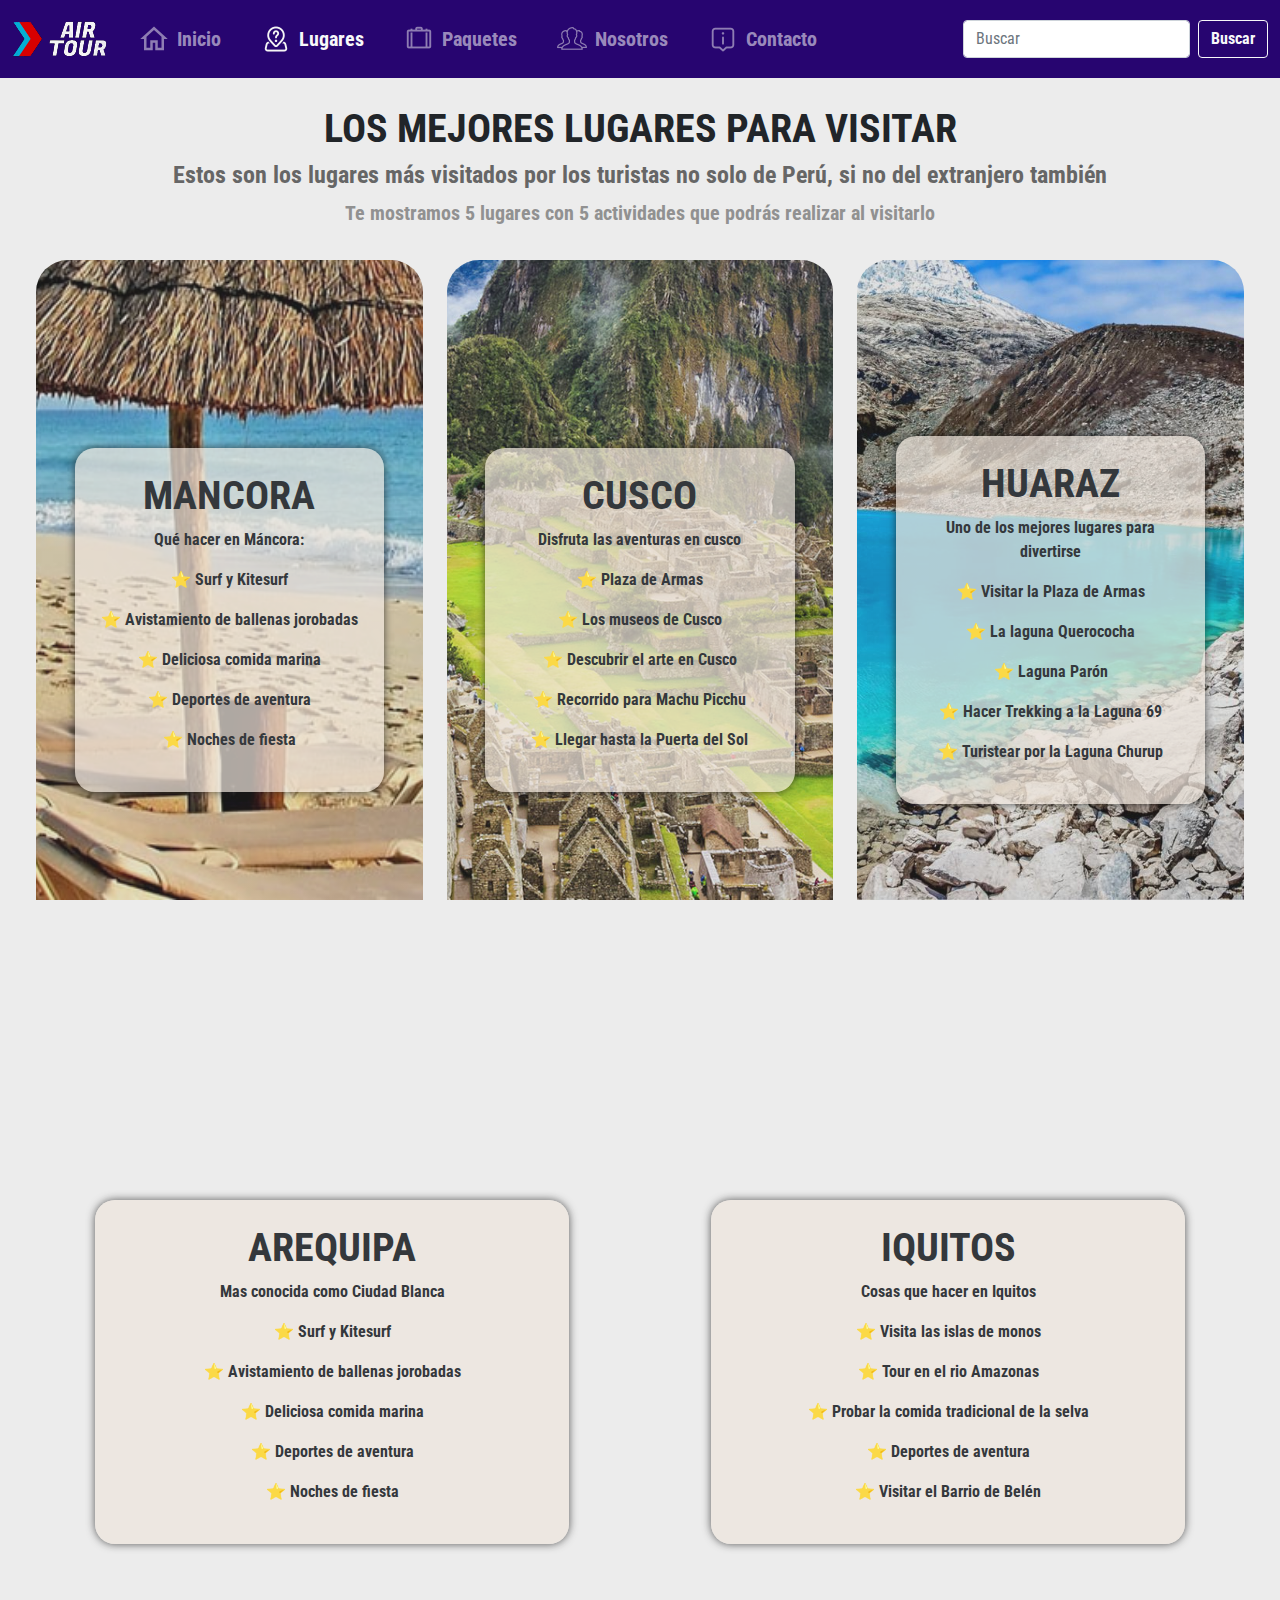
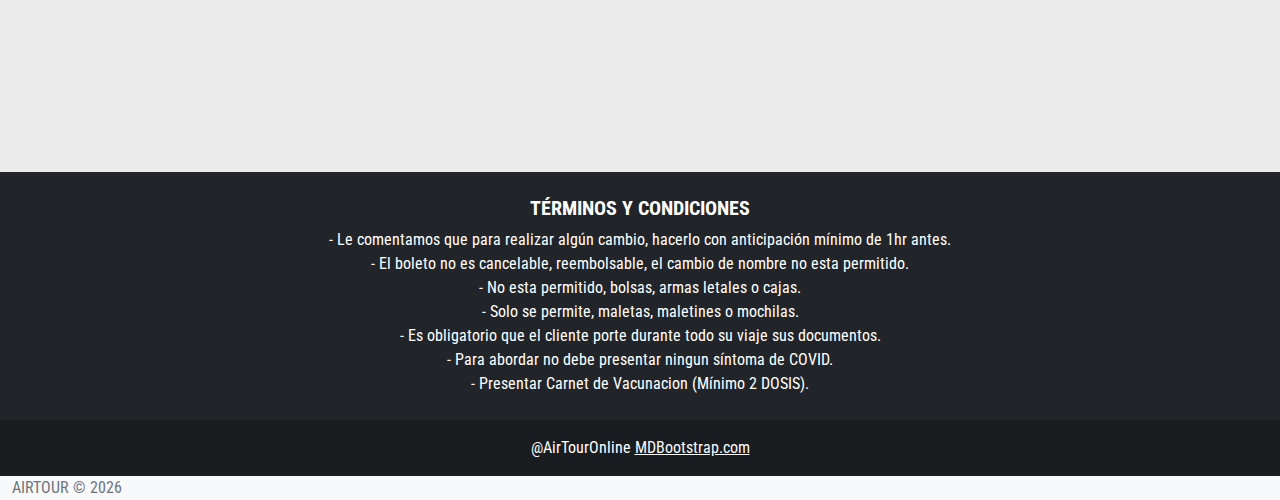
<file: html/lugares.html>
<!DOCTYPE html>
<html lang="es">

<head>
    <meta charset="UTF-8">
    <meta http-equiv="X-UA-Compatible" content="IE=edge">
    <meta name="viewport" content="width=device-width, initial-scale=1.0">
    <title>AirTour | Lugares</title>

    <!-- BOOTSTRAP -->
    <link href="/css/bootstrap.min.css" rel="stylesheet">

    <!-- ESTILOS PERSONALIZADOS -->
    <link rel="stylesheet" type="text/css" href="/css/lugares.css">

    <!-- LINK DE FUENTE ... -->
    <link rel="preconnect" href="https://fonts.googleapis.com">
    <link rel="preconnect" href="https://fonts.gstatic.com" crossorigin>
    <link href="https://fonts.googleapis.com/css?family=Roboto+Condensed:300,400,900&display=swap" rel="stylesheet">

    <!-- LINK DE FAVICON -->
    <link rel="icon" type="image/x-icon" href="/img/inicio/flecha.ico">
</head>

<body data-bs-spy="scroll" data-bs-target=".navbar" data-bs-offset="50">
    <main>
        <div class="container-fluid mb-4 p-0">
            <!-- MENÚ DE LA PÁGINA -->
            <header class="d-flex flex-wrap py-3 mb-4 border-bottom">
                <nav class="navbar navbar-expand-lg navbar-dark fixed-top">
                    <div class="container-fluid">
                        <a class="navbar-brand" href="/index.html">
                            <img id="logo" src="/img/inicio/logo.png" alt="logo">
                        </a>
                        <button class="navbar-toggler" type="button" data-bs-toggle="collapse"
                            data-bs-target="#navbarSupportedContent" aria-controls="navbarSupportedContent"
                            aria-expanded="false" aria-label="Toggle navigation">
                            <span class="navbar-toggler-icon"></span>
                        </button>
                        <div class="collapse navbar-collapse" id="navbarSupportedContent">
                            <ul id="menu" class="navbar-nav me-auto mb-2 mb-lg-0">
                                <li class="nav-item">
                                    <a class="nav-link m-2 fs-5 fw-bolder d-flex" href="/index.html"><img
                                            src="/img/iconos/icon-inicio.svg" class="icon-menu" alt="Inicio">
                                        <p class="mb-0 mx-2">Inicio</p>
                                    </a>
                                </li>
                                <li class="nav-item">
                                    <a class="nav-link m-2 fs-5 fw-bolder d-flex" href="/html/lugares.html"><img
                                            src="/img/iconos/icon-lugar.svg" alt="Lugares">
                                        <p class="text-light mb-0 mx-2">Lugares</p>
                                    </a>
                                </li>
                                <li class="nav-item">
                                    <a class="nav-link m-2 fs-5 fw-bolder d-flex" href="/html/paquetes.html"><img
                                            src="/img/iconos/icon-paquete.svg" class="icon-menu" alt="Paquetes">
                                        <p class="mb-0 mx-2">Paquetes</p>
                                    </a>
                                </li>
                                <li class="nav-item">
                                    <a class="nav-link m-2 fs-5 fw-bolder d-flex" href="/html/nosotros.html"><img
                                            src="/img/iconos/icon-nosotros.svg" class="icon-menu" alt="Nosotros">
                                        <p class="mb-0 mx-2">Nosotros</p>
                                    </a>
                                </li>
                                <li class="nav-item">
                                    <a class="nav-link m-2 fs-5 fw-bolder d-flex" href="/html/contacto.html"><img
                                            src="/img/iconos/icon-contacto.svg" class="icon-menu" alt="Contacto">
                                        <p class="mb-0 mx-2">Contacto</p>
                                    </a>
                                </li>
                            </ul>
                            <form class="d-flex" role="search">
                                <input class="form-control me-2" type="search" placeholder="Buscar" aria-label="Buscar">
                                <button class="btn btn-outline-light fw-bolder" type="submit">Buscar</button>
                            </form>
                        </div>
                    </div>
                </nav>
            </header>
            <!---->

            <!-- SECCIÓN DE LUGARES -->
            <section class="container-fluid p-0">

                <div class="row m-0 pt-5">
                    <div class="col-md-12">
                        <div class="text-center">
                            <h2 class="fs-1 fw-bold">LOS MEJORES LUGARES PARA VISITAR</h2>
                            <h3 class="fs-4 fw-bold" style="color: rgb(102, 102, 102)">Estos son los lugares más
                                visitados por los turistas no solo de Perú, si no del extranjero también</h3>
                            <p class="fs-5 fw-bold" style="color: rgb(145, 145, 145)">Te mostramos 5 lugares con 5
                                actividades que podrás realizar al visitarlo</p>
                        </div>
                    </div>
                </div>

                <!-- PARALLAX -->
                <div class="row m-0 pt-3 px-4">

                    <!-- LUGAR 1 -->
                    <div class="col-md-4 pb-3">
                        <div class="parallax">
                            <div class="container-fluid title text-center p-4">
                                <h1 class="text-dark fw-bolder">MANCORA</h1>
                                <p class="fw-bold"> Qué hacer en Máncora:</p>
                                <p class="fw-bold">⭐ Surf y Kitesurf</p>
                                <p class="fw-bold">⭐ Avistamiento de ballenas jorobadas</p>
                                <p class="fw-bold">⭐ Deliciosa comida marina</p>
                                <p class="fw-bold">⭐ Deportes de aventura</p>
                                <p class="fw-bold">⭐ Noches de fiesta</p>
                            </div>
                        </div>
                    </div>
                    <!---->

                    <!-- LUGAR 2 -->
                    <div class="col-md-4 pb-3">
                        <div class="parallax2">
                            <div class="container-fluid title text-center p-4">
                                <h1 class="text-dark fw-bolder">CUSCO</h1>
                                <p class="fw-bold"> Disfruta las aventuras en cusco</p>
                                <p class="fw-bold">⭐ Plaza de Armas</p>
                                <p class="fw-bold">⭐ Los museos de Cusco </p>
                                <p class="fw-bold">⭐ Descubrir el arte en Cusco</p>
                                <p class="fw-bold">⭐ Recorrido para Machu Picchu</p>
                                <p class="fw-bold">⭐ Llegar hasta la Puerta del Sol</p>
                            </div>
                        </div>
                    </div>
                    <!---->

                    <!-- LUGAR 3 -->
                    <div class="col-md-4">
                        <div class="parallax3">
                            <div class="container-fluid title text-center p-4">
                                <h1 class="text-dark fw-bolder">HUARAZ</h1>
                                <p class="fw-bold"> Uno de los mejores lugares para divertirse</p>
                                <p class="fw-bold">⭐ Visitar la Plaza de Armas</p>
                                <p class="fw-bold">⭐ La laguna Querococha</p>
                                <p class="fw-bold">⭐ Laguna Parón</p>
                                <p class="fw-bold">⭐ Hacer Trekking a la Laguna 69</p>
                                <p class="fw-bold">⭐ Turistear por la Laguna Churup</p>
                            </div>
                        </div>
                    </div>
                    <!---->

                </div>

                <div class="row m-0 pt-3 px-4">

                    <!-- LUGAR 4 -->
                    <div class="col-md-6 pb-3">
                        <div class="parallax4">
                            <div class="container-fluid title text-center p-4">
                                <h1 class="text-dark fw-bolder">AREQUIPA</h1>
                                <p class="fw-bold"> Mas conocida como Ciudad Blanca</p>
                                <p class="fw-bold">⭐ Surf y Kitesurf</p>
                                <p class="fw-bold">⭐ Avistamiento de ballenas jorobadas</p>
                                <p class="fw-bold">⭐ Deliciosa comida marina</p>
                                <p class="fw-bold">⭐ Deportes de aventura</p>
                                <p class="fw-bold">⭐ Noches de fiesta</p>
                            </div>
                        </div>
                    </div>
                    <!---->

                    <!-- LUGAR 5 -->
                    <div class="col-md-6 pb-3">
                        <div class="parallax5">
                            <div class="container-fluid title text-center p-4">
                                <h1 class="text-dark fw-bolder">IQUITOS</h1>
                                <p class="fw-bold"> Cosas que hacer en Iquitos</p>
                                <p class="fw-bold">⭐ Visita las islas de monos</p>
                                <p class="fw-bold">⭐ Tour en el rio Amazonas</p>
                                <p class="fw-bold">⭐ Probar la comida tradicional de la selva</p>
                                <p class="fw-bold">⭐ Deportes de aventura</p>
                                <p class="fw-bold">⭐ Visitar el Barrio de Belén</p>
                            </div>
                        </div>
                    </div>
                    <!---->

                </div>
                <!---->
            </section>
            <!---->
        </div>
    </main>

    <!-- FOOTER -->
    <footer class="bg-dark text-center text-white">
        <div class="container p-4">
            <!-- Términos y condiciones -->
            <div class="row">
                <div class="col-md-12">
                    <h5 class="text-uppercase fw-bold">TÉRMINOS Y CONDICIONES</h5>
                    <p class="m-0"> - Le comentamos que para realizar algún cambio, hacerlo con anticipación mínimo de
                        1hr antes.</p>
                    <p class="m-0"> - El boleto no es cancelable, reembolsable, el cambio de nombre no esta permitido.
                    </p>
                    <p class="m-0"> - No esta permitido, bolsas, armas letales o cajas.</p>
                    <p class="m-0"> - Solo se permite, maletas, maletines o mochilas.</p>
                    <p class="m-0"> - Es obligatorio que el cliente porte durante todo su viaje sus documentos.</p>
                    <p class="m-0"> - Para abordar no debe presentar ningun síntoma de COVID.</p>
                    <p class="m-0"> - Presentar Carnet de Vacunacion (Mínimo 2 DOSIS).</p>
                </div>
            </div>
            <!---->
        </div>

        <!-- Copyright -->
        <div class="text-center p-3" style="background-color: rgba(0, 0, 0, 0.2);">
            @AirTourOnline
            <a class="text-light" href="https://mdbootstrap.com/">MDBootstrap.com</a>
        </div>
        <!---->

    </footer>
    <!---->

    <!-- CONTADOR DE AÑOS -->
    <div class="container-fluid bg-light">
        <span class="text-muted">AIRTOUR ©
            <script>document.write(new Date().getFullYear())</script>
        </span>
    </div>
    <!---->

    <!-- SCRIPT PARA BOOTSTRAP -->
    <script src="/js/bootstrap.bundle.min.js"></script>
</body>

</html>
</file>
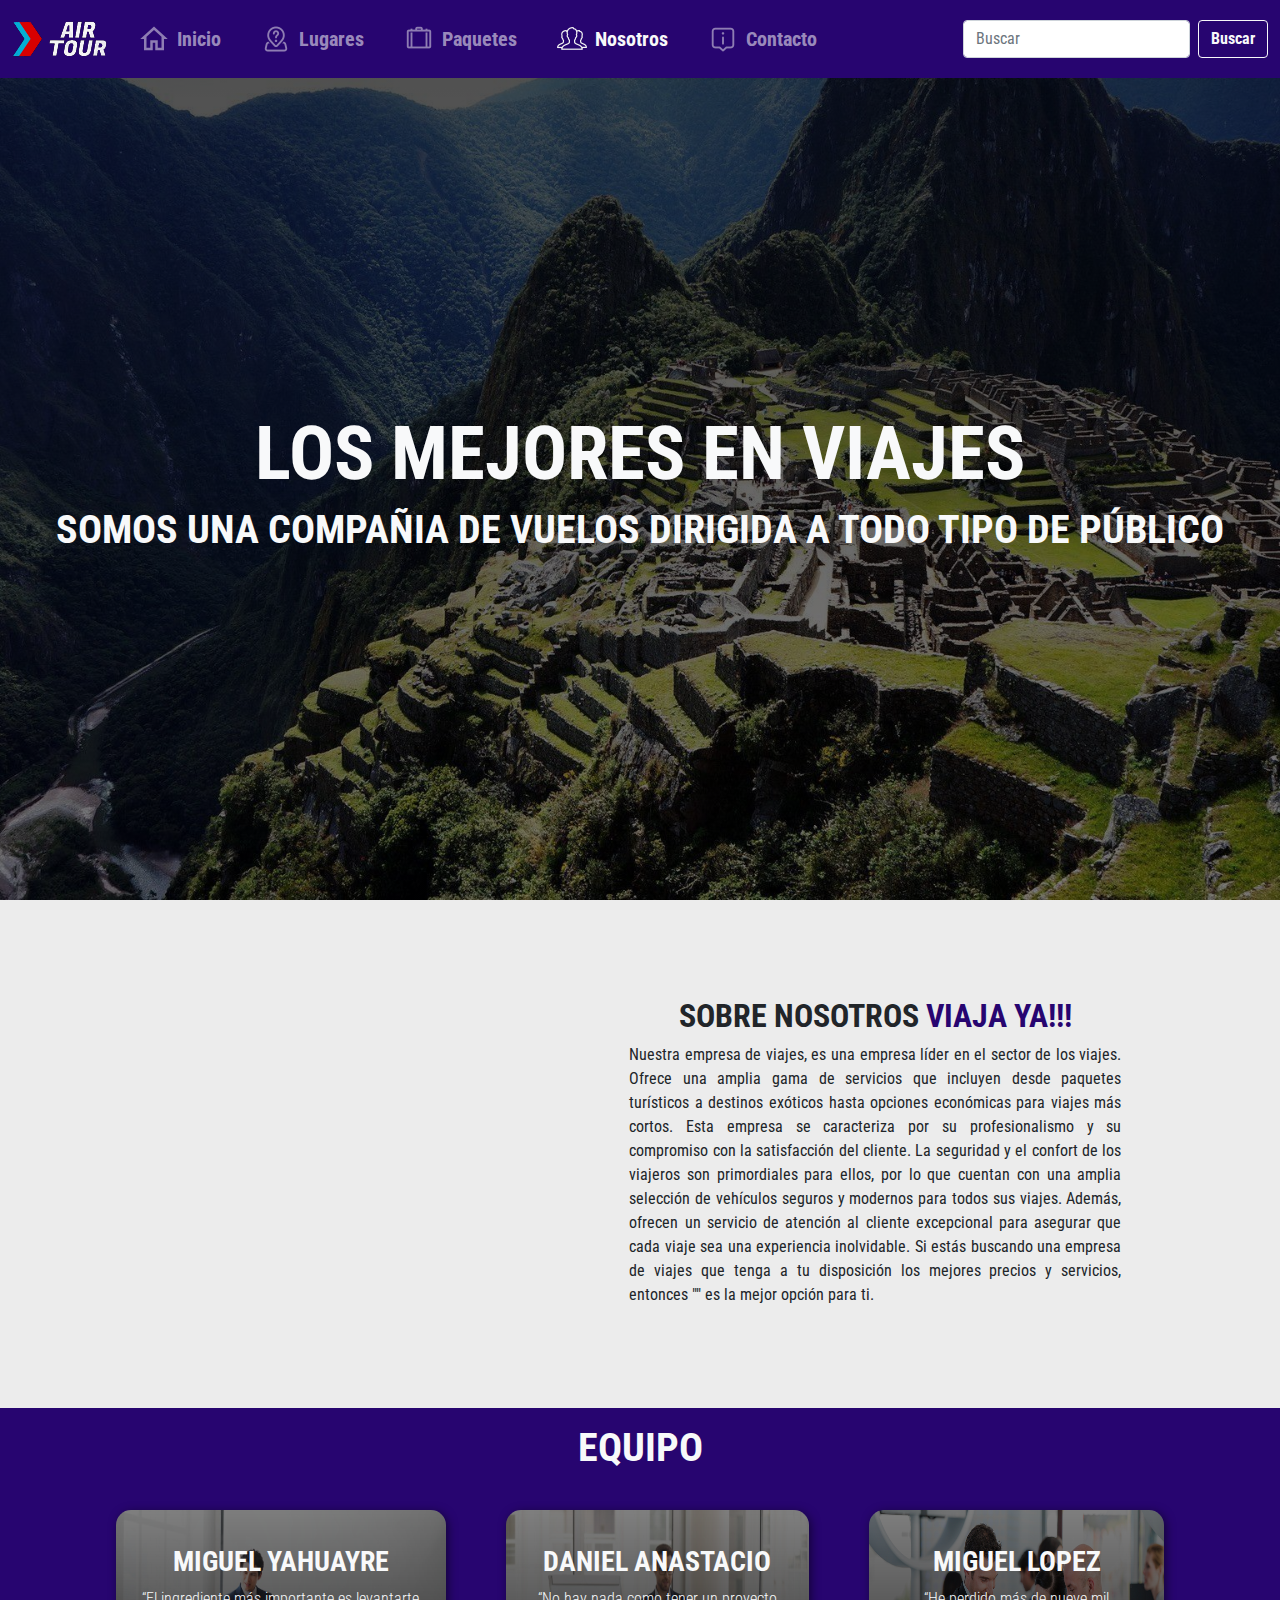
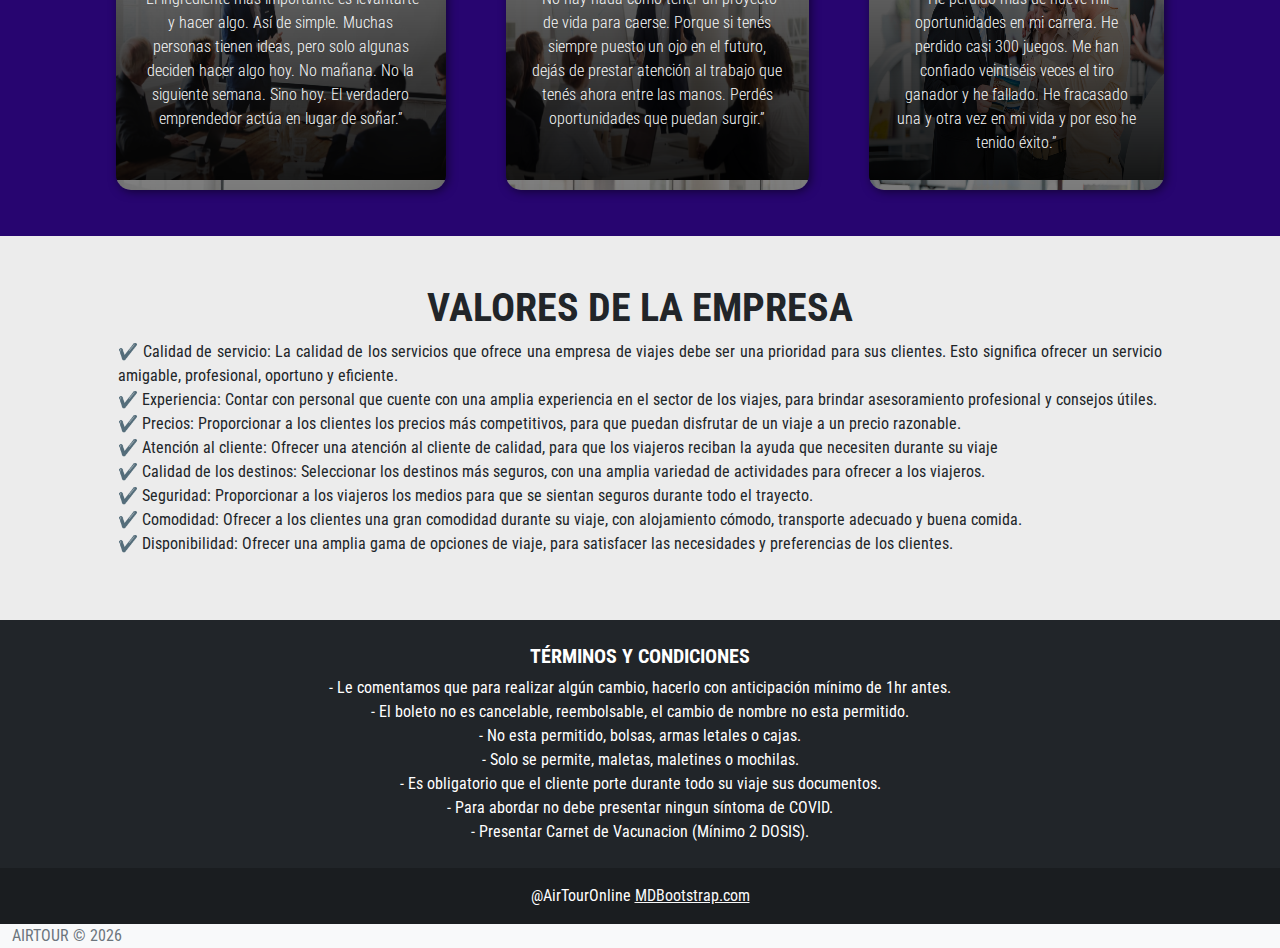
<file: html/nosotros.html>
<!DOCTYPE html>
<html lang="es">

<head>
    <meta charset="UTF-8">
    <meta http-equiv="X-UA-Compatible" content="IE=edge">
    <meta name="viewport" content="width=device-width, initial-scale=1.0">
    <title>AirTour | Nosotros</title>

    <!-- BOOTSTRAP -->
    <link href="/css/bootstrap.min.css" rel="stylesheet">

    <!-- ESTILOS PERSONALIZADOS -->
    <link rel="stylesheet" type="text/css" href="/css/nosotros.css">

    <!-- LINK DE FUENTE ... -->
    <link rel="preconnect" href="https://fonts.googleapis.com">
    <link rel="preconnect" href="https://fonts.gstatic.com" crossorigin>
    <link href="https://fonts.googleapis.com/css?family=Roboto+Condensed:300,400,900&display=swap" rel="stylesheet">

    <!-- LINK DE FAVICON -->
    <link rel="icon" type="image/x-icon" href="/img/inicio/flecha.ico">
</head>

<body data-bs-spy="scroll" data-bs-target=".navbar" data-bs-offset="50">
    <main>
        <div class="container-fluid p-0">
            <!-- MENÚ DE LA PÁGINA -->
            <header class="d-flex flex-wrap py-3 mb-4 border-bottom">
                <nav class="navbar navbar-expand-lg navbar-dark fixed-top">
                    <div class="container-fluid">
                        <a class="navbar-brand" href="/index.html">
                            <img id="logo" src="/img/inicio/logo.png" alt="logo">
                        </a>
                        <button class="navbar-toggler" type="button" data-bs-toggle="collapse"
                            data-bs-target="#navbarSupportedContent" aria-controls="navbarSupportedContent"
                            aria-expanded="false" aria-label="Toggle navigation">
                            <span class="navbar-toggler-icon"></span>
                        </button>
                        <div class="collapse navbar-collapse" id="navbarSupportedContent">
                            <ul id="menu" class="navbar-nav me-auto mb-2 mb-lg-0">
                                <li class="nav-item">
                                    <a class="nav-link m-2 fs-5 fw-bolder d-flex" href="/index.html"><img
                                            src="/img/iconos/icon-inicio.svg" class="icon-menu" alt="Inicio">
                                        <p class="mb-0 mx-2">Inicio</p>
                                    </a>
                                </li>
                                <li class="nav-item">
                                    <a class="nav-link m-2 fs-5 fw-bolder d-flex" href="/html/lugares.html"><img
                                            src="/img/iconos/icon-lugar.svg" class="icon-menu" alt="Lugares">
                                        <p class="mb-0 mx-2">Lugares</p>
                                    </a>
                                </li>
                                <li class="nav-item">
                                    <a class="nav-link m-2 fs-5 fw-bolder d-flex" href="/html/paquetes.html"><img
                                            src="/img/iconos/icon-paquete.svg" class="icon-menu" alt="Paquetes">
                                        <p class="mb-0 mx-2">Paquetes</p>
                                    </a>
                                </li>
                                <li class="nav-item">
                                    <a class="nav-link m-2 fs-5 fw-bolder d-flex" href="/html/nosotros.html"><img
                                            src="/img/iconos/icon-nosotros.svg" alt="Nosotros">
                                        <p class="text-light mb-0 mx-2">Nosotros</p>
                                    </a>
                                </li>
                                <li class="nav-item">
                                    <a class="nav-link m-2 fs-5 fw-bolder d-flex" href="/html/contacto.html"><img
                                            src="/img/iconos/icon-contacto.svg" class="icon-menu" alt="Contacto">
                                        <p class="mb-0 mx-2">Contacto</p>
                                    </a>
                                </li>
                            </ul>
                            <form class="d-flex" role="search">
                                <input class="form-control me-2" type="search" placeholder="Buscar" aria-label="Buscar">
                                <button class="btn btn-outline-light fw-bolder" type="submit">Buscar</button>
                            </form>
                        </div>
                    </div>
                </nav>
            </header>
            <!---->

            <!-- SECCIÓN DE NOSOTROS -->
            <section class="container-fluid p-0">
                <!-- IMÁGEN DE INICIO -->
                <div id="hero" class="text-light">
                    <h1 class="fw-bold">LOS MEJORES EN VIAJES</h1>
                    <h2 class="text-uppercase fs-1 fw-bold">Somos una compañia de vuelos dirigida a todo tipo de público
                    </h2>
                </div>
                <!---->

                <div id="somos">
                    <div class="container p-5">
                        <!-- CONTENEDOR SOBRE NOSOTROS -->
                        <div class="img-container"></div>
                        <div class="texto">
                            <h2 class=" fs-2 fw-bold text-center">SOBRE NOSOTROS <span class="color-acento">VIAJA
                                    YA!!!</span></h2>
                            <p class="fw-900">
                                Nuestra empresa de viajes, es una empresa líder en el sector de los viajes. Ofrece una
                                amplia gama de servicios que incluyen desde paquetes turísticos a destinos exóticos
                                hasta
                                opciones económicas para viajes más cortos. Esta empresa se caracteriza por su
                                profesionalismo y su compromiso con la satisfacción del cliente. La seguridad y el
                                confort
                                de los viajeros son primordiales para ellos, por lo que cuentan con una amplia selección
                                de
                                vehículos seguros y modernos para todos sus viajes. Además, ofrecen un servicio de
                                atención
                                al cliente excepcional para asegurar que cada viaje sea una experiencia inolvidable. Si
                                estás buscando una empresa de viajes que tenga a tu disposición los mejores precios y
                                servicios, entonces "" es la mejor opción para ti.</p>
                        </div>
                        <!---->
                    </div>
                </div>

                <div id="nuestros-programas">
                    <div class="container text-light text-center p-3">
                        <!-- CONTENEDOR DE INTEGRANTES -->
                        <h2 class="fs-1 fw-bold">EQUIPO</h2>
                        <div class="programas">
                            <div class="carta">
                                <h3 class="fw-bold">MIGUEL YAHUAYRE</h3>
                                <p class="fw-light">“El ingrediente más importante es levantarte y hacer algo. Así de
                                    simple. Muchas personas tienen ideas, pero solo algunas deciden hacer algo hoy. No
                                    mañana. No la siguiente semana. Sino hoy. El verdadero emprendedor actúa en lugar de
                                    soñar.” </p>
                            </div>
                            <div class="carta">
                                <h3 class="fw-bold">DANIEL ANASTACIO</h3>
                                <p class="fw-light">“No hay nada como tener un proyecto de vida para caerse. Porque si
                                    tenés siempre puesto un ojo en el futuro, dejás de prestar atención al trabajo que
                                    tenés ahora entre las manos. Perdés oportunidades que puedan surgir.” </p>
                            </div>
                            <div class="carta">
                                <h3 class="fw-bold">MIGUEL LOPEZ</h3>
                                <p class="fw-light">“He perdido más de nueve mil oportunidades en mi carrera. He perdido
                                    casi 300 juegos. Me han confiado veintiséis veces el tiro ganador y he fallado. He
                                    fracasado una y otra vez en mi vida y por eso he tenido éxito.” </p>
                            </div>
                        </div>
                        <!---->
                    </div>
                </div>

                <div id="caracteristicas">
                    <div class="container p-5">
                        <!-- CONTENEDOR DE VALORES -->
                        <h1 class="text-center fw-bold">VALORES DE LA EMPRESA</h1>
                        <ul class="p-0">
                            <li>✔️ Calidad de servicio: La calidad de los servicios que ofrece una empresa de viajes
                                debe
                                ser una prioridad para sus clientes. Esto significa ofrecer un servicio amigable,
                                profesional, oportuno y eficiente.</li>
                            <li>✔️ Experiencia: Contar con personal que cuente con una amplia experiencia en el sector
                                de
                                los viajes, para brindar asesoramiento profesional y consejos útiles.</li>
                            <li>✔️ Precios: Proporcionar a los clientes los precios más competitivos, para que puedan
                                disfrutar de un viaje a un precio razonable.</li>
                            <li>✔️ Atención al cliente: Ofrecer una atención al cliente de calidad, para que los
                                viajeros
                                reciban la ayuda que necesiten durante su viaje</li>
                            <li>✔️ Calidad de los destinos: Seleccionar los destinos más seguros, con una amplia
                                variedad de
                                actividades para ofrecer a los viajeros.</li>
                            <li>✔️ Seguridad: Proporcionar a los viajeros los medios para que se sientan seguros durante
                                todo el trayecto.</li>
                            <li>✔️ Comodidad: Ofrecer a los clientes una gran comodidad durante su viaje, con
                                alojamiento
                                cómodo, transporte adecuado y buena comida.</li>
                            <li>✔️ Disponibilidad: Ofrecer una amplia gama de opciones de viaje, para satisfacer las
                                necesidades y preferencias de los clientes.
                            </li>
                        </ul>
                        <!---->
                    </div>
                </div>
            </section>
            <!---->
        </div>
    </main>

    <!-- FOOTER -->
    <footer class="bg-dark text-center text-white">
        <div class="container p-4">
            <!-- Términos y condiciones -->
            <div class="row">
                <div class="col-md-12">
                    <h5 class="text-uppercase fw-bold">TÉRMINOS Y CONDICIONES</h5>
                    <p class="m-0"> - Le comentamos que para realizar algún cambio, hacerlo con anticipación mínimo de
                        1hr antes.</p>
                    <p class="m-0"> - El boleto no es cancelable, reembolsable, el cambio de nombre no esta permitido.
                    </p>
                    <p class="m-0"> - No esta permitido, bolsas, armas letales o cajas.</p>
                    <p class="m-0"> - Solo se permite, maletas, maletines o mochilas.</p>
                    <p class="m-0"> - Es obligatorio que el cliente porte durante todo su viaje sus documentos.</p>
                    <p class="m-0"> - Para abordar no debe presentar ningun síntoma de COVID.</p>
                    <p class="m-0"> - Presentar Carnet de Vacunacion (Mínimo 2 DOSIS).</p>
                </div>
            </div>
            <!---->
        </div>

        <!-- Copyright -->
        <div class="text-center p-3" style="background-color: rgba(0, 0, 0, 0.2);">
            @AirTourOnline
            <a class="text-light" href="https://mdbootstrap.com/">MDBootstrap.com</a>
        </div>
        <!---->

    </footer>
    <!---->

    <!-- CONTADOR DE AÑOS -->
    <div class="container-fluid bg-light">
        <span class="text-muted">AIRTOUR ©
            <script>document.write(new Date().getFullYear())</script>
        </span>
    </div>
    <!---->

    <!-- SCRIPT PARA BOOTSTRAP -->
    <script src="/js/bootstrap.bundle.min.js"></script>
</body>

</html>
</file>
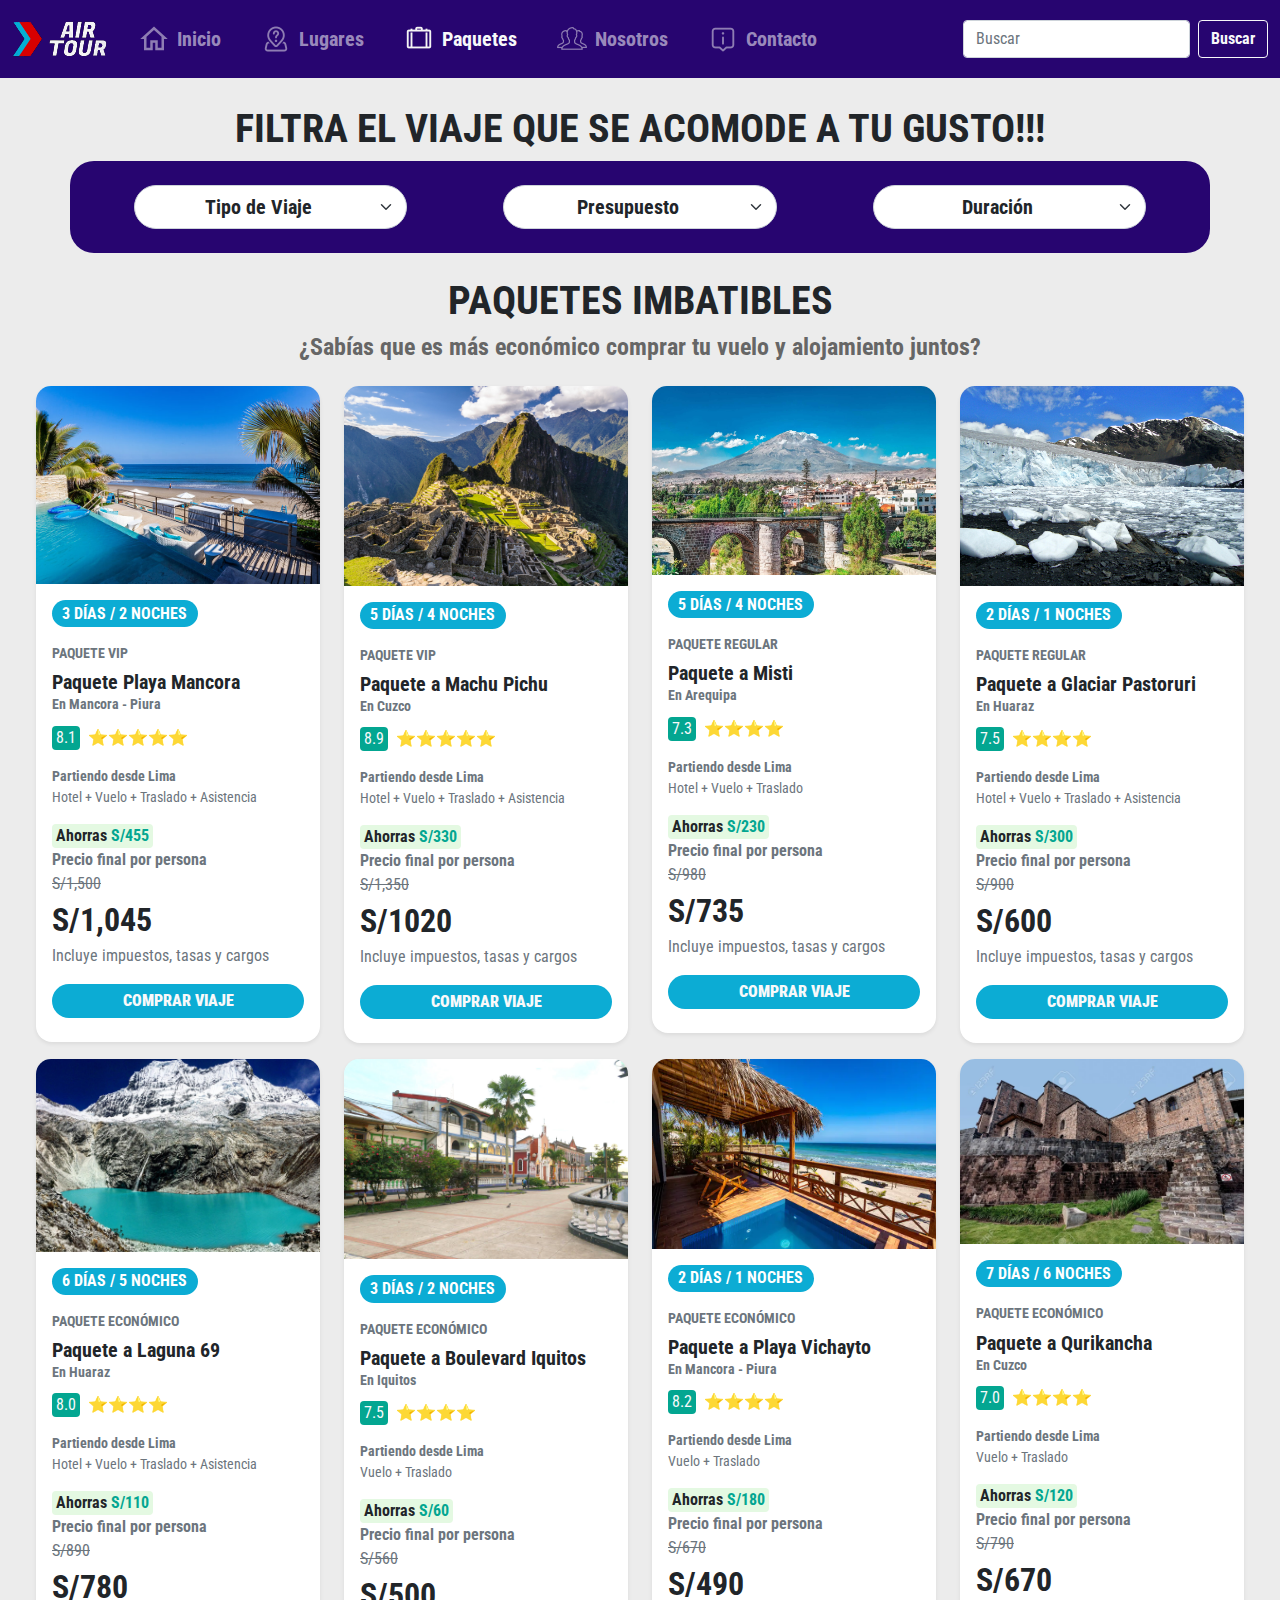
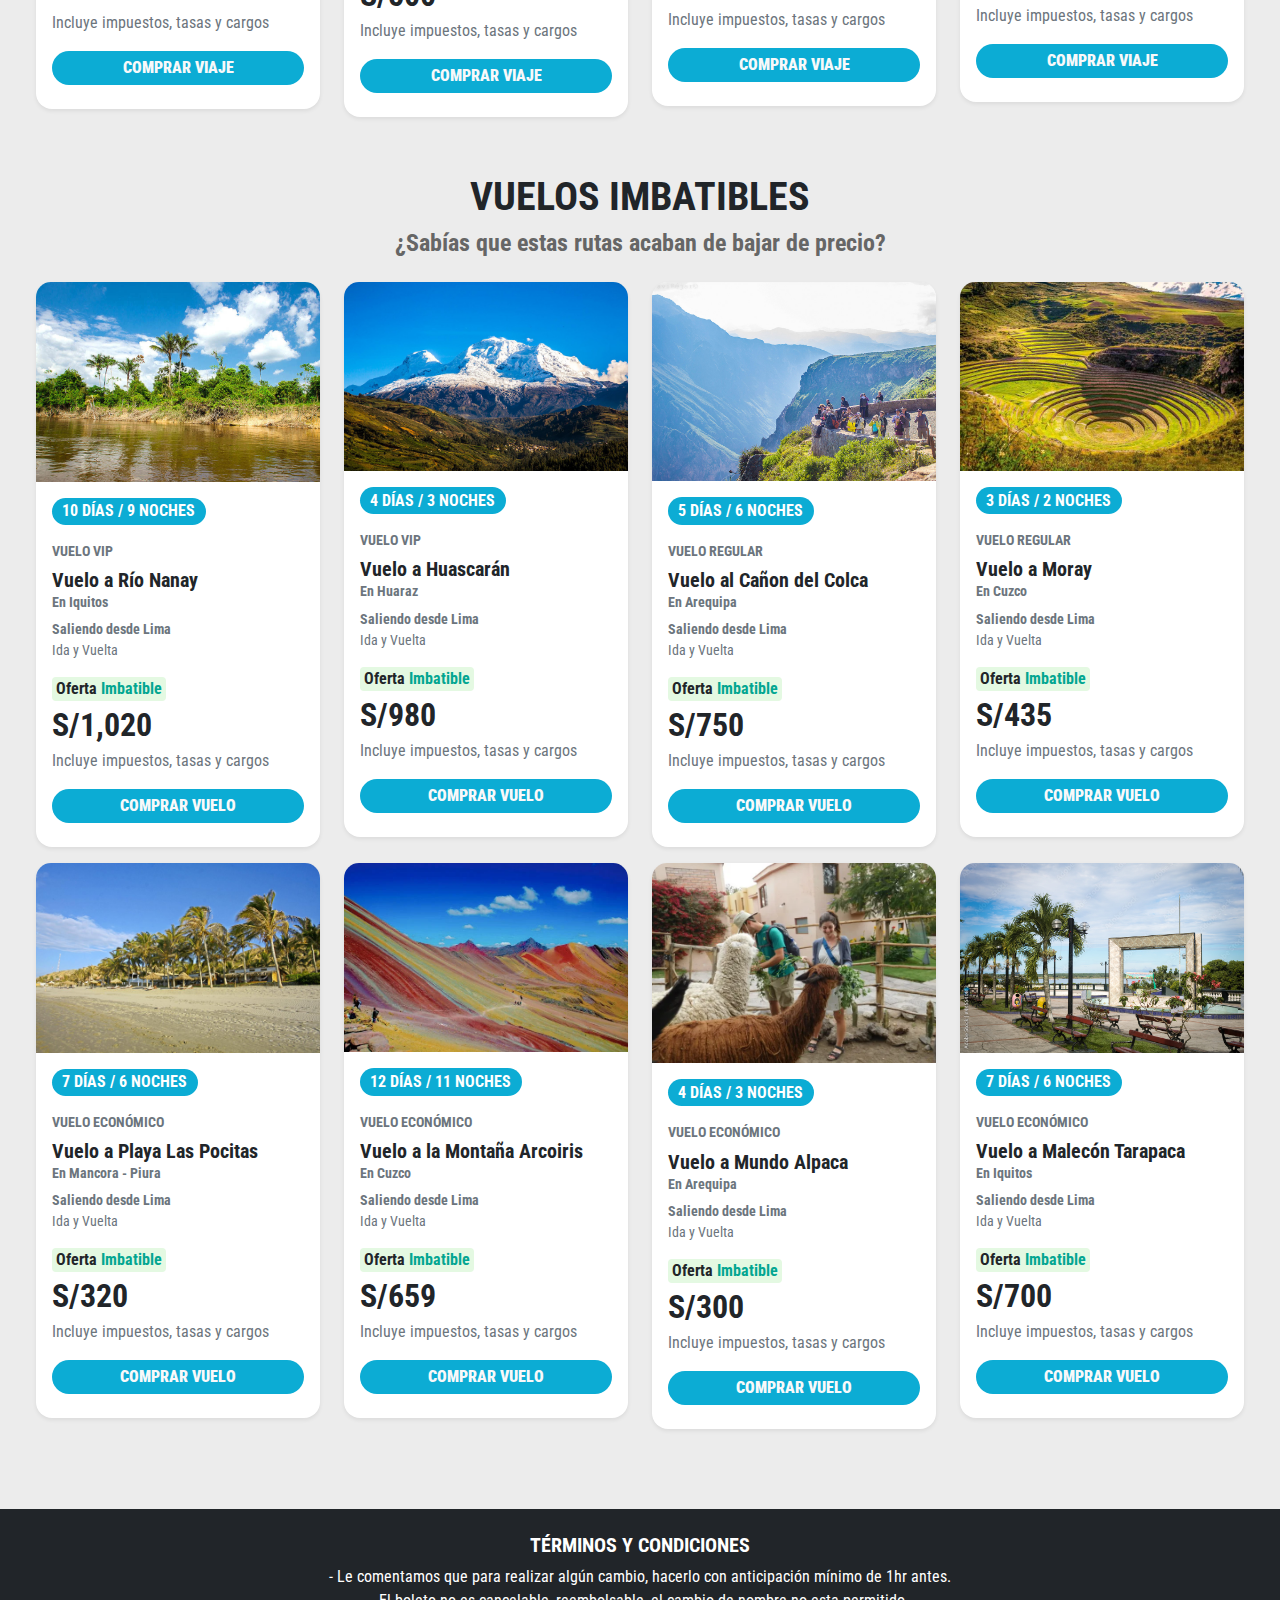
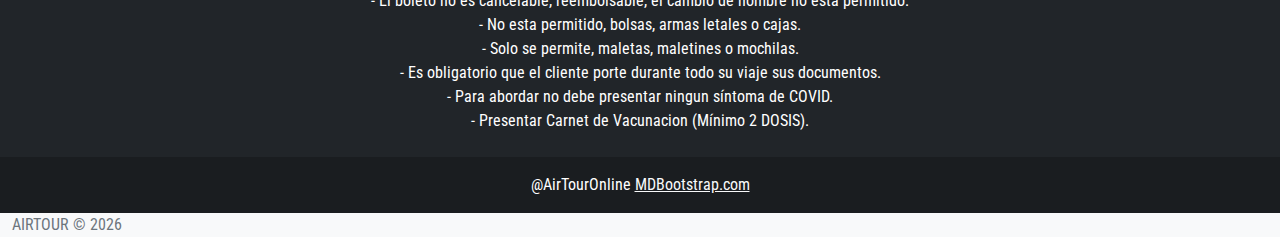
<file: html/paquetes.html>
<!DOCTYPE html>
<html lang="es">

<head>
    <meta charset="UTF-8">
    <meta http-equiv="X-UA-Compatible" content="IE=edge">
    <meta name="viewport" content="width=device-width, initial-scale=1.0">
    <title>AirTour | Paquetes</title>

    <!-- BOOTSTRAP -->
    <link href="/css/bootstrap.min.css" rel="stylesheet">

    <!-- ESTILOS PERSONALIZADOS -->
    <link rel="stylesheet" type="text/css" href="/css/paquetes.css">

    <!-- LINK DE FUENTE ... -->
    <link rel="preconnect" href="https://fonts.googleapis.com">
    <link rel="preconnect" href="https://fonts.gstatic.com" crossorigin>
    <link href="https://fonts.googleapis.com/css?family=Roboto+Condensed:300,400,900&display=swap" rel="stylesheet">

    <!-- LINK DE FAVICON -->
    <link rel="icon" type="image/x-icon" href="/img/inicio/flecha.ico">
</head>

<body data-bs-spy="scroll" data-bs-target=".navbar" data-bs-offset="50">
    <main>
        <div class="container-fluid mb-4 p-0">
            <!-- MENÚ DE LA PÁGINA -->
            <header class="d-flex flex-wrap py-3 mb-4 border-bottom">
                <nav class="navbar navbar-expand-lg navbar-dark fixed-top">
                    <div class="container-fluid">
                        <a class="navbar-brand" href="/index.html">
                            <img id="logo" src="/img/inicio/logo.png" alt="logo">
                        </a>
                        <button class="navbar-toggler" type="button" data-bs-toggle="collapse"
                            data-bs-target="#navbarSupportedContent" aria-controls="navbarSupportedContent"
                            aria-expanded="false" aria-label="Toggle navigation">
                            <span class="navbar-toggler-icon"></span>
                        </button>
                        <div class="collapse navbar-collapse" id="navbarSupportedContent">
                            <ul id="menu" class="navbar-nav me-auto mb-2 mb-lg-0">
                                <li class="nav-item">
                                    <a class="nav-link m-2 fs-5 fw-bolder d-flex" href="/index.html"><img
                                            src="/img/iconos/icon-inicio.svg" class="icon-menu" alt="Inicio">
                                        <p class="mb-0 mx-2">Inicio</p>
                                    </a>
                                </li>
                                <li class="nav-item">
                                    <a class="nav-link m-2 fs-5 fw-bolder d-flex" href="/html/lugares.html"><img
                                            src="/img/iconos/icon-lugar.svg" class="icon-menu" alt="Lugares">
                                        <p class="mb-0 mx-2">Lugares</p>
                                    </a>
                                </li>
                                <li class="nav-item">
                                    <a class="nav-link m-2 fs-5 fw-bolder d-flex" href="/html/paquetes.html"><img
                                            src="/img/iconos/icon-paquete.svg" alt="Paquetes">
                                        <p class="text-light mb-0 mx-2">Paquetes</p>
                                    </a>
                                </li>
                                <li class="nav-item">
                                    <a class="nav-link m-2 fs-5 fw-bolder d-flex" href="/html/nosotros.html"><img
                                            src="/img/iconos/icon-nosotros.svg" class="icon-menu" alt="Nosotros">
                                        <p class="mb-0 mx-2">Nosotros</p>
                                    </a>
                                </li>
                                <li class="nav-item">
                                    <a class="nav-link m-2 fs-5 fw-bolder d-flex" href="/html/contacto.html"><img
                                            src="/img/iconos/icon-contacto.svg" class="icon-menu" alt="Contacto">
                                        <p class="mb-0 mx-2">Contacto</p>
                                    </a>
                                </li>
                            </ul>
                            <form class="d-flex" role="search">
                                <input class="form-control me-2" type="search" placeholder="Buscar" aria-label="Buscar">
                                <button class="btn btn-outline-light fw-bolder" type="submit">Buscar</button>
                            </form>
                        </div>
                    </div>
                </nav>
            </header>
            <!---->

            <!-- FILTRADOR -->
            <h1 class="text-center fw-bold pt-5">FILTRA EL VIAJE QUE SE ACOMODE A TU GUSTO!!!</h1>
            <div id="select" class="container text-center p-3 d-flex"
                style="background-color: #270570; border-radius: 1.5rem;">

                <!-- SELECT PARA VIAJE -->
                <select id="viaje" class="form-select fs-5 fw-bold text-center my-2">
                    <option value="all">Tipo de Viaje</option>
                    <option value="vip">Viaje Vip (Presupuesto alto)</option>
                    <option value="regular">Viaje Regular (Presupuesto medio y bajo)</option>
                    <option value="economico">Viaje Económico (Presupuesto medio y bajo)</option>
                </select>
                <!---->

                <!-- SELECT PARA PRESUPUESTO -->
                <select id="presupuesto" class="form-select fs-5 fw-bold text-center my-2">
                    <option value="all">Presupuesto</option>
                    <option value="alto">Presupuesto Alto</option>
                    <option value="medio">Presupuesto Medio</option>
                    <option value="bajo">Presupuesto Bajo</option>
                </select>
                <!---->

                <!-- SELECT PARA DURACIÓN -->
                <select id="duracion" class="form-select fs-5 fw-bold text-center my-2">
                    <option value="all">Duración</option>
                    <option value="largo">7 - 12 días</option>
                    <option value="mediano">4 - 6 días</option>
                    <option value="corto">1 - 3 días</option>
                </select>
                <!---->
            </div>
            <!---->

            <!-- SECCIÓN DE PAQUETES -->
            <section class="container-fluid bg-trasparent my-4 px-3">

                <!-- PAQUETES IMBATIBLES -->
                <div id="paquetes" class="row px-2 pb-5 my-4 m-0 w-100">
                    <div class="col-md-12 mb-2">
                        <div class="text-center">
                            <h2 class="fs-1 fw-bold">PAQUETES IMBATIBLES</h2>
                            <h3 class="fs-4 fw-bold" style="color: rgb(102, 102, 102)">¿Sabías que es más económico
                                comprar tu vuelo y alojamiento juntos?</h3>
                        </div>
                    </div>

                    <div class="col-md-12">
                        <div class="row">
                            <!-- CARD 1 -->
                            <div class="col-md-3 my-2">
                                <div class="card shadow-sm" data-viaje="vip" data-presupuesto="alto"
                                    data-duracion="corto">
                                    <img src="/img/paquetes/playa-mancora.jpg" class="card-img-top w-100" alt="...">
                                    <div class="card-body">
                                        <div class="clearfix mb-3">
                                            <span class="float-start badge rounded-pill bg-color">3 DÍAS / 2
                                                NOCHES</span>
                                        </div>
                                        <h6 class="card-text text-start">
                                            <small class="text-muted fw-bold">PAQUETE VIP</small>
                                        </h6>
                                        <h5 class="card-title fs-5 fw-bold text-start mb-0">Paquete Playa Mancora</h5>
                                        <h6 class="card-text text-start">
                                            <small class="text-muted fw-bold">En Mancora - Piura</small>
                                        </h6>
                                        <div class="d-flex pt-1">
                                            <p class="text-light px-1 rounded" style="background-color: #03a691;">8.1
                                            </p>
                                            <p class="px-2">⭐⭐⭐⭐⭐</p>
                                        </div>
                                        <div class="card-text text-start">
                                            <div class="text-muted" style="font-size: 0.875em;">
                                                <p class="fw-bold m-0">Partiendo desde Lima</p>
                                                <p class="m-0">Hotel + Vuelo + Traslado + Asistencia</p>
                                            </div>
                                        </div>
                                        <div class="d-flex mt-3">
                                            <p class="fw-bold px-1 m-0 rounded" style="background-color: #e4f9e2;">
                                                Ahorras <span style="color: #03a691;">S/455</span></p>
                                        </div>
                                        <p class="text-muted fw-bold mb-0">Precio final por persona</p>
                                        <p class="mb-0 text-decoration-line-through text-muted">S/1,500</p>
                                        <p class="fs-2 fw-bolder mb-0">S/1,045</p>
                                        <p class="text-muted">Incluye impuestos, tasas y cargos</p>
                                        <div class="d-grid gap-2 my-2">
                                            <a href="#" onclick="myFunction()" class="btn btn-color text-light">COMPRAR
                                                VIAJE</a>
                                        </div>
                                    </div>
                                </div>
                            </div>
                            <!---->

                            <!-- CARD 2 -->
                            <div class="col-md-3 my-2">
                                <div class="card shadow-sm" data-viaje="vip" data-presupuesto="alto"
                                    data-duracion="mediano">
                                    <img src="/img/paquetes/machu-pichu.jpg" class="card-img-top w-100" alt="...">
                                    <div class="card-body">
                                        <div class="clearfix mb-3">
                                            <span class="float-start badge rounded-pill bg-color">5 DÍAS / 4
                                                NOCHES</span>
                                        </div>
                                        <h6 class="card-text text-start">
                                            <small class="text-muted fw-bold">PAQUETE VIP</small>
                                        </h6>
                                        <h5 class="card-title fs-5 fw-bold text-start mb-0">Paquete a Machu Pichu
                                        </h5>
                                        <h6 class="card-text text-start">
                                            <small class="text-muted fw-bold">En Cuzco</small>
                                        </h6>
                                        <div class="d-flex pt-1">
                                            <p class="text-light px-1 rounded" style="background-color: #03a691;">8.9
                                            </p>
                                            <p class="px-2">⭐⭐⭐⭐⭐</p>
                                        </div>
                                        <div class="card-text text-start">
                                            <div class="text-muted" style="font-size: 0.875em;">
                                                <p class="fw-bold m-0">Partiendo desde Lima</p>
                                                <p class="m-0">Hotel + Vuelo + Traslado + Asistencia</p>
                                            </div>
                                        </div>
                                        <div class="d-flex mt-3">
                                            <p class="fw-bold px-1 m-0 rounded" style="background-color: #e4f9e2;">
                                                Ahorras <span style="color: #03a691;">S/330</span></p>
                                        </div>
                                        <p class="text-muted fw-bold mb-0">Precio final por persona</p>
                                        <p class="mb-0 text-decoration-line-through text-muted">S/1,350</p>
                                        <p class="fs-2 fw-bolder mb-0">S/1020</p>
                                        <p class="text-muted">Incluye impuestos, tasas y cargos</p>
                                        <div class="d-grid gap-2 my-2">
                                            <a href="#" onclick="myFunction()" class="btn btn-color text-light">COMPRAR
                                                VIAJE</a>
                                        </div>
                                    </div>
                                </div>
                            </div>
                            <!---->

                            <!-- CARD 3 -->
                            <div class="col-md-3 my-2">
                                <div class="card shadow-sm" data-viaje="regular" data-presupuesto="medio"
                                    data-duracion="mediano">
                                    <img src="/img/paquetes/misti.jpg" class="card-img-top w-100" alt="...">
                                    <div class="card-body">
                                        <div class="clearfix mb-3">
                                            <span class="float-start badge rounded-pill bg-color">5 DÍAS / 4
                                                NOCHES</span>
                                        </div>
                                        <h6 class="card-text text-start">
                                            <small class="text-muted fw-bold">PAQUETE REGULAR</small>
                                        </h6>
                                        <h5 class="card-title fs-5 fw-bold text-start mb-0">Paquete a Misti</h5>
                                        <h6 class="card-text text-start">
                                            <small class="text-muted fw-bold">En Arequipa</small>
                                        </h6>
                                        <div class="d-flex pt-1">
                                            <p class="text-light px-1 rounded" style="background-color: #03a691;">7.3
                                            </p>
                                            <p class="px-2">⭐⭐⭐⭐</p>
                                        </div>
                                        <div class="card-text text-start">
                                            <div class="text-muted" style="font-size: 0.875em;">
                                                <p class="fw-bold m-0">Partiendo desde Lima</p>
                                                <p class="m-0">Hotel + Vuelo + Traslado</p>
                                            </div>
                                        </div>
                                        <div class="d-flex mt-3">
                                            <p class="fw-bold px-1 m-0 rounded" style="background-color: #e4f9e2;">
                                                Ahorras <span style="color: #03a691;">S/230</span></p>
                                        </div>
                                        <p class="text-muted fw-bold mb-0">Precio final por persona</p>
                                        <p class="mb-0 text-decoration-line-through text-muted">S/980</p>
                                        <p class="fs-2 fw-bolder mb-0">S/735</p>
                                        <p class="text-muted">Incluye impuestos, tasas y cargos</p>
                                        <div class="d-grid gap-2 my-2">
                                            <a href="#" onclick="myFunction()" class="btn btn-color text-light">COMPRAR
                                                VIAJE</a>
                                        </div>
                                    </div>
                                </div>
                            </div>
                            <!---->

                            <!-- CARD 4 -->
                            <div class="col-md-3 my-2">
                                <div class="card shadow-sm" data-viaje="regular" data-presupuesto="bajo"
                                    data-duracion="corto">
                                    <img src="/img/paquetes/glaciar-pastouri.jpg" class="card-img-top w-100" alt="...">
                                    <div class="card-body">
                                        <div class="clearfix mb-3">
                                            <span class="float-start badge rounded-pill bg-color">2 DÍAS / 1
                                                NOCHES</span>
                                        </div>
                                        <h6 class="card-text text-start">
                                            <small class="text-muted fw-bold">PAQUETE REGULAR</small>
                                        </h6>
                                        <h5 class="card-title fs-5 fw-bold text-start mb-0">Paquete a Glaciar Pastoruri
                                        </h5>
                                        <h6 class="card-text text-start">
                                            <small class="text-muted fw-bold">En Huaraz</small>
                                        </h6>
                                        <div class="d-flex pt-1">
                                            <p class="text-light px-1 rounded" style="background-color: #03a691;">7.5
                                            </p>
                                            <p class="px-2">⭐⭐⭐⭐</p>
                                        </div>
                                        <div class="card-text text-start">
                                            <div class="text-muted" style="font-size: 0.875em;">
                                                <p class="fw-bold m-0">Partiendo desde Lima</p>
                                                <p class="m-0">Hotel + Vuelo + Traslado + Asistencia</p>
                                            </div>
                                        </div>
                                        <div class="d-flex mt-3">
                                            <p class="fw-bold px-1 m-0 rounded" style="background-color: #e4f9e2;">
                                                Ahorras <span style="color: #03a691;">S/300</span></p>
                                        </div>
                                        <p class="text-muted fw-bold mb-0">Precio final por persona</p>
                                        <p class="mb-0 text-decoration-line-through text-muted">S/900</p>
                                        <p class="fs-2 fw-bolder mb-0">S/600</p>
                                        <p class="text-muted">Incluye impuestos, tasas y cargos</p>
                                        <div class="d-grid gap-2 my-2">
                                            <a href="#" onclick="myFunction()" class="btn btn-color text-light">COMPRAR
                                                VIAJE</a>
                                        </div>
                                    </div>
                                </div>
                            </div>
                            <!---->
                        </div>
                    </div>

                    <div class="col-md-12 m-0">
                        <div class="row">
                            <!-- CARD 5 -->
                            <div class="col-md-3 my-2">
                                <div class="card shadow-sm" data-viaje="economico" data-presupuesto="medio"
                                    data-duracion="medio">
                                    <img src="/img/paquetes/laguna-69.jpg" class="card-img-top w-100" alt="...">
                                    <div class="card-body">
                                        <div class="clearfix mb-3">
                                            <span class="float-start badge rounded-pill bg-color">6 DÍAS / 5
                                                NOCHES</span>
                                        </div>
                                        <h6 class="card-text text-start">
                                            <small class="text-muted fw-bold">PAQUETE ECONÓMICO</small>
                                        </h6>
                                        <h5 class="card-title fs-5 fw-bold text-start mb-0">Paquete a Laguna 69</h5>
                                        <h6 class="card-text text-start">
                                            <small class="text-muted fw-bold">En Huaraz</small>
                                        </h6>
                                        <div class="d-flex pt-1">
                                            <p class="text-light px-1 rounded" style="background-color: #03a691;">8.0
                                            </p>
                                            <p class="px-2">⭐⭐⭐⭐</p>
                                        </div>
                                        <div class="card-text text-start">
                                            <div class="text-muted" style="font-size: 0.875em;">
                                                <p class="fw-bold m-0">Partiendo desde Lima</p>
                                                <p class="m-0">Hotel + Vuelo + Traslado + Asistencia</p>
                                            </div>
                                        </div>
                                        <div class="d-flex mt-3">
                                            <p class="fw-bold px-1 m-0 rounded" style="background-color: #e4f9e2;">
                                                Ahorras <span style="color: #03a691;">S/110</span></p>
                                        </div>
                                        <p class="text-muted fw-bold mb-0">Precio final por persona</p>
                                        <p class="mb-0 text-decoration-line-through text-muted">S/890</p>
                                        <p class="fs-2 fw-bolder mb-0">S/780</p>
                                        <p class="text-muted">Incluye impuestos, tasas y cargos</p>
                                        <div class="d-grid gap-2 my-2">
                                            <a href="#" onclick="myFunction()" class="btn btn-color text-light">COMPRAR
                                                VIAJE</a>
                                        </div>
                                    </div>
                                </div>
                            </div>
                            <!---->

                            <!-- CARD 6 -->
                            <div class="col-md-3 my-2">
                                <div class="card shadow-sm" data-viaje="economico" data-presupuesto="bajo"
                                    data-duracion="corto">
                                    <img src="/img/paquetes/boulevard-iquitos.jpg" class="card-img-top w-100" alt="...">
                                    <div class="card-body">
                                        <div class="clearfix mb-3">
                                            <span class="float-start badge rounded-pill bg-color">3 DÍAS / 2
                                                NOCHES</span>
                                        </div>
                                        <h6 class="card-text text-start">
                                            <small class="text-muted fw-bold">PAQUETE ECONÓMICO</small>
                                        </h6>
                                        <h5 class="card-title fs-5 fw-bold text-start mb-0">Paquete a Boulevard Iquitos
                                        </h5>
                                        <h6 class="card-text text-start">
                                            <small class="text-muted fw-bold">En Iquitos</small>
                                        </h6>
                                        <div class="d-flex pt-1">
                                            <p class="text-light px-1 rounded" style="background-color: #03a691;">7.5
                                            </p>
                                            <p class="px-2">⭐⭐⭐⭐</p>
                                        </div>
                                        <div class="card-text text-start">
                                            <div class="text-muted" style="font-size: 0.875em;">
                                                <p class="fw-bold m-0">Partiendo desde Lima</p>
                                                <p class="m-0">Vuelo + Traslado</p>
                                            </div>
                                        </div>
                                        <div class="d-flex mt-3">
                                            <p class="fw-bold px-1 m-0 rounded" style="background-color: #e4f9e2;">
                                                Ahorras <span style="color: #03a691;">S/60</span></p>
                                        </div>
                                        <p class="text-muted fw-bold mb-0">Precio final por persona</p>
                                        <p class="mb-0 text-decoration-line-through text-muted">S/560</p>
                                        <p class="fs-2 fw-bolder mb-0">S/500</p>
                                        <p class="text-muted">Incluye impuestos, tasas y cargos</p>
                                        <div class="d-grid gap-2 my-2">
                                            <a href="#" onclick="myFunction()" class="btn btn-color text-light">COMPRAR
                                                VIAJE</a>
                                        </div>
                                    </div>
                                </div>
                            </div>
                            <!---->

                            <!-- CARD 7 -->
                            <div class="col-md-3 my-2">
                                <div class="card shadow-sm" data-viaje="economico" data-presupuesto="bajo"
                                    data-duracion="corto">
                                    <img src="/img/paquetes/vichayto.webp" class="card-img-top w-100" alt="...">
                                    <div class="card-body">
                                        <div class="clearfix mb-3">
                                            <span class="float-start badge rounded-pill bg-color">2 DÍAS / 1
                                                NOCHES</span>
                                        </div>
                                        <h6 class="card-text text-start">
                                            <small class="text-muted fw-bold">PAQUETE ECONÓMICO</small>
                                        </h6>
                                        <h5 class="card-title fs-5 fw-bold text-start mb-0">Paquete a Playa Vichayto
                                        </h5>
                                        <h6 class="card-text text-start">
                                            <small class="text-muted fw-bold">En Mancora - Piura</small>
                                        </h6>
                                        <div class="d-flex pt-1">
                                            <p class="text-light px-1 rounded" style="background-color: #03a691;">8.2
                                            </p>
                                            <p class="px-2">⭐⭐⭐⭐</p>
                                        </div>
                                        <div class="card-text text-start">
                                            <div class="text-muted" style="font-size: 0.875em;">
                                                <p class="fw-bold m-0">Partiendo desde Lima</p>
                                                <p class="m-0">Vuelo + Traslado</p>
                                            </div>
                                        </div>
                                        <div class="d-flex mt-3">
                                            <p class="fw-bold px-1 m-0 rounded" style="background-color: #e4f9e2;">
                                                Ahorras <span style="color: #03a691;">S/180</span></p>
                                        </div>
                                        <p class="text-muted fw-bold mb-0">Precio final por persona</p>
                                        <p class="mb-0 text-decoration-line-through text-muted">S/670</p>
                                        <p class="fs-2 fw-bolder mb-0">S/490</p>
                                        <p class="text-muted">Incluye impuestos, tasas y cargos</p>
                                        <div class="d-grid gap-2 my-2">
                                            <a href="#" onclick="myFunction()" class="btn btn-color text-light">COMPRAR
                                                VIAJE</a>
                                        </div>
                                    </div>
                                </div>
                            </div>
                            <!---->

                            <!-- CARD 8 -->
                            <div class="col-md-3 my-2">
                                <div class="card shadow-sm" data-viaje="economico" data-presupuesto="bajo"
                                    data-duracion="largo">
                                    <img src="/img/paquetes/qurikancha.webp" class="card-img-top w-100" alt="...">
                                    <div class="card-body">
                                        <div class="clearfix mb-3">
                                            <span class="float-start badge rounded-pill bg-color">7 DÍAS / 6
                                                NOCHES</span>
                                        </div>
                                        <h6 class="card-text text-start">
                                            <small class="text-muted fw-bold">PAQUETE ECONÓMICO</small>
                                        </h6>
                                        <h5 class="card-title fs-5 fw-bold text-start mb-0">Paquete a Qurikancha</h5>
                                        <h6 class="card-text text-start">
                                            <small class="text-muted fw-bold">En Cuzco</small>
                                        </h6>
                                        <div class="d-flex pt-1">
                                            <p class="text-light px-1 rounded" style="background-color: #03a691;">7.0
                                            </p>
                                            <p class="px-2">⭐⭐⭐⭐</p>
                                        </div>
                                        <div class="card-text text-start">
                                            <div class="text-muted" style="font-size: 0.875em;">
                                                <p class="fw-bold m-0">Partiendo desde Lima</p>
                                                <p class="m-0">Vuelo + Traslado</p>
                                            </div>
                                        </div>
                                        <div class="d-flex mt-3">
                                            <p class="fw-bold px-1 m-0 rounded" style="background-color: #e4f9e2;">
                                                Ahorras <span style="color: #03a691;">S/120</span></p>
                                        </div>
                                        <p class="text-muted fw-bold mb-0">Precio final por persona</p>
                                        <p class="mb-0 text-decoration-line-through text-muted">S/790</p>
                                        <p class="fs-2 fw-bolder mb-0">S/670</p>
                                        <p class="text-muted">Incluye impuestos, tasas y cargos</p>
                                        <div class="d-grid gap-2 my-2">
                                            <a href="#" onclick="myFunction()" class="btn btn-color text-light">COMPRAR
                                                VIAJE</a>
                                        </div>
                                    </div>
                                </div>
                            </div>
                            <!---->
                        </div>
                    </div>

                    <!-- VUELOS -->
                    <div class="col-md-12 mb-2 mt-5">
                        <div class="text-center">
                            <h2 class="fs-1 fw-bold">VUELOS IMBATIBLES</h2>
                            <h3 class="fs-4 fw-bold" style="color: rgb(102, 102, 102)">¿Sabías que estas rutas acaban de
                                bajar de precio?</h3>
                        </div>
                    </div>

                    <div class="col-md-12">
                        <div class="row">
                            <!-- CARD 9 -->
                            <div class="col-md-3 my-2">
                                <div class="card shadow-sm" data-viaje="vip" data-presupuesto="alto"
                                    data-duracion="largo">
                                    <img src="/img/paquetes/rio-nanay.jpg" class="card-img-top w-100" alt="...">
                                    <div class="card-body">
                                        <div class="clearfix mb-3">
                                            <span class="float-start badge rounded-pill bg-color">10 DÍAS / 9
                                                NOCHES</span>
                                        </div>
                                        <h6 class="card-text text-start">
                                            <small class="text-muted fw-bold">VUELO VIP</small>
                                        </h6>
                                        <h5 class="card-title fs-5 fw-bold text-start mb-0">Vuelo a Río Nanay</h5>
                                        <h6 class="card-text text-start">
                                            <small class="text-muted fw-bold">En Iquitos</small>
                                        </h6>
                                        <div class="card-text text-start">
                                            <div class="text-muted" style="font-size: 0.875em;">
                                                <p class="fw-bold m-0">Saliendo desde Lima</p>
                                                <p class="m-0">Ida y Vuelta</p>
                                            </div>
                                        </div>
                                        <div class="d-flex mt-3">
                                            <p class="fw-bold px-1 m-0 rounded" style="background-color: #e4f9e2;">
                                                Oferta <span style="color: #03a691;">Imbatible</span></p>
                                        </div>
                                        <p class="fs-2 fw-bolder mb-0">S/1,020</p>
                                        <p class="text-muted">Incluye impuestos, tasas y cargos</p>
                                        <div class="d-grid gap-2 my-2">
                                            <a href="#" onclick="myFunction()" class="btn btn-color text-light">COMPRAR
                                                VUELO</a>
                                        </div>
                                    </div>
                                </div>
                            </div>
                            <!---->

                            <!-- CARD 10 -->
                            <div class="col-md-3 my-2">
                                <div class="card shadow-sm" data-viaje="vip" data-presupuesto="alto"
                                    data-duracion="medio">
                                    <img src="/img/paquetes/huascaran.jpg" class="card-img-top w-100" alt="...">
                                    <div class="card-body">
                                        <div class="clearfix mb-3">
                                            <span class="float-start badge rounded-pill bg-color">4 DÍAS / 3
                                                NOCHES</span>
                                        </div>
                                        <h6 class="card-text text-start">
                                            <small class="text-muted fw-bold">VUELO VIP</small>
                                        </h6>
                                        <h5 class="card-title fs-5 fw-bold text-start mb-0">Vuelo a Huascarán</h5>
                                        <h6 class="card-text text-start">
                                            <small class="text-muted fw-bold">En Huaraz</small>
                                        </h6>
                                        <div class="card-text text-start">
                                            <div class="text-muted" style="font-size: 0.875em;">
                                                <p class="fw-bold m-0">Saliendo desde Lima</p>
                                                <p class="m-0">Ida y Vuelta</p>
                                            </div>
                                        </div>
                                        <div class="d-flex mt-3">
                                            <p class="fw-bold px-1 m-0 rounded" style="background-color: #e4f9e2;">
                                                Oferta <span style="color: #03a691;">Imbatible</span></p>
                                        </div>
                                        <p class="fs-2 fw-bolder mb-0">S/980</p>
                                        <p class="text-muted">Incluye impuestos, tasas y cargos</p>
                                        <div class="d-grid gap-2 my-2">
                                            <a href="#" onclick="myFunction()" class="btn btn-color text-light">COMPRAR
                                                VUELO</a>
                                        </div>
                                    </div>
                                </div>
                            </div>
                            <!---->

                            <!-- CARD 11-->
                            <div class="col-md-3 my-2">
                                <div class="card shadow-sm" data-viaje="regular" data-presupuesto="medio"
                                    data-duracion="medio">
                                    <img src="/img/paquetes/cañon-del-colca.jpg" class="card-img-top w-100" alt="...">
                                    <div class="card-body">
                                        <div class="clearfix mb-3">
                                            <span class="float-start badge rounded-pill bg-color">5 DÍAS / 6
                                                NOCHES</span>
                                        </div>
                                        <h6 class="card-text text-start">
                                            <small class="text-muted fw-bold">VUELO REGULAR</small>
                                        </h6>
                                        <h5 class="card-title fs-5 fw-bold text-start mb-0">Vuelo al Cañon del Colca
                                        </h5>
                                        <h6 class="card-text text-start">
                                            <small class="text-muted fw-bold">En Arequipa</small>
                                        </h6>
                                        <div class="card-text text-start">
                                            <div class="text-muted" style="font-size: 0.875em;">
                                                <p class="fw-bold m-0">Saliendo desde Lima</p>
                                                <p class="m-0">Ida y Vuelta</p>
                                            </div>
                                        </div>
                                        <div class="d-flex mt-3">
                                            <p class="fw-bold px-1 m-0 rounded" style="background-color: #e4f9e2;">
                                                Oferta <span style="color: #03a691;">Imbatible</span></p>
                                        </div>
                                        <p class="fs-2 fw-bolder mb-0">S/750</p>
                                        <p class="text-muted">Incluye impuestos, tasas y cargos</p>
                                        <div class="d-grid gap-2 my-2">
                                            <a href="#" onclick="myFunction()" class="btn btn-color text-light">COMPRAR
                                                VUELO</a>
                                        </div>
                                    </div>
                                </div>
                            </div>
                            <!---->

                            <!-- CARD 12 -->
                            <div class="col-md-3 my-2">
                                <div class="card shadow-sm" data-viaje="regular" data-presupuesto="bajo"
                                    data-duracion="corto">
                                    <img src="/img/paquetes/moray.jpeg" class="card-img-top w-100" alt="...">
                                    <div class="card-body">
                                        <div class="clearfix mb-3">
                                            <span class="float-start badge rounded-pill bg-color">3 DÍAS / 2
                                                NOCHES</span>
                                        </div>
                                        <h6 class="card-text text-start">
                                            <small class="text-muted fw-bold">VUELO REGULAR</small>
                                        </h6>
                                        <h5 class="card-title fs-5 fw-bold text-start mb-0">Vuelo a Moray</h5>
                                        <h6 class="card-text text-start">
                                            <small class="text-muted fw-bold">En Cuzco</small>
                                        </h6>
                                        <div class="card-text text-start">
                                            <div class="text-muted" style="font-size: 0.875em;">
                                                <p class="fw-bold m-0">Saliendo desde Lima</p>
                                                <p class="m-0">Ida y Vuelta</p>
                                            </div>
                                        </div>
                                        <div class="d-flex mt-3">
                                            <p class="fw-bold px-1 m-0 rounded" style="background-color: #e4f9e2;">
                                                Oferta <span style="color: #03a691;">Imbatible</span></p>
                                        </div>
                                        <p class="fs-2 fw-bolder mb-0">S/435</p>
                                        <p class="text-muted">Incluye impuestos, tasas y cargos</p>
                                        <div class="d-grid gap-2 my-2">
                                            <a href="#" onclick="myFunction()" class="btn btn-color text-light">COMPRAR
                                                VUELO</a>
                                        </div>
                                    </div>
                                </div>
                            </div>
                            <!---->
                        </div>
                    </div>

                    <div class="col-md-12 m-0">
                        <div class="row">
                            <!-- CARD 13 -->
                            <div class="col-md-3 my-2">
                                <div class="card shadow-sm" data-viaje="economico" data-presupuesto="bajo"
                                    data-duracion="largo">
                                    <img src="/img/paquetes/playa-pocitas.jpg" class="card-img-top w-100" alt="...">
                                    <div class="card-body">
                                        <div class="clearfix mb-3">
                                            <span class="float-start badge rounded-pill bg-color">7 DÍAS / 6
                                                NOCHES</span>
                                        </div>
                                        <h6 class="card-text text-start">
                                            <small class="text-muted fw-bold">VUELO ECONÓMICO</small>
                                        </h6>
                                        <h5 class="card-title fs-5 fw-bold text-start mb-0">Vuelo a Playa Las Pocitas
                                        </h5>
                                        <h6 class="card-text text-start">
                                            <small class="text-muted fw-bold">En Mancora - Piura</small>
                                        </h6>
                                        <div class="card-text text-start">
                                            <div class="text-muted" style="font-size: 0.875em;">
                                                <p class="fw-bold m-0">Saliendo desde Lima</p>
                                                <p class="m-0">Ida y Vuelta</p>
                                            </div>
                                        </div>
                                        <div class="d-flex mt-3">
                                            <p class="fw-bold px-1 m-0 rounded" style="background-color: #e4f9e2;">
                                                Oferta <span style="color: #03a691;">Imbatible</span></p>
                                        </div>
                                        <p class="fs-2 fw-bolder mb-0">S/320</p>
                                        <p class="text-muted">Incluye impuestos, tasas y cargos</p>
                                        <div class="d-grid gap-2 my-2">
                                            <a href="#" onclick="myFunction()" class="btn btn-color text-light">COMPRAR
                                                VUELO</a>
                                        </div>
                                    </div>
                                </div>
                            </div>
                            <!---->

                            <!-- CARD 14 -->
                            <div class="col-md-3 my-2">
                                <div class="card shadow-sm" data-viaje="economico" data-presupuesto="bajo"
                                    data-duracion="largo">
                                    <img src="/img/paquetes/montaña-arcoiris.webp" class="card-img-top w-100" alt="...">
                                    <div class="card-body">
                                        <div class="clearfix mb-3">
                                            <span class="float-start badge rounded-pill bg-color">12 DÍAS / 11
                                                NOCHES</span>
                                        </div>
                                        <h6 class="card-text text-start">
                                            <small class="text-muted fw-bold">VUELO ECONÓMICO</small>
                                        </h6>
                                        <h5 class="card-title fs-5 fw-bold text-start mb-0">Vuelo a la Montaña Arcoiris
                                        </h5>
                                        <h6 class="card-text text-start">
                                            <small class="text-muted fw-bold">En Cuzco</small>
                                        </h6>
                                        <div class="card-text text-start">
                                            <div class="text-muted" style="font-size: 0.875em;">
                                                <p class="fw-bold m-0">Saliendo desde Lima</p>
                                                <p class="m-0">Ida y Vuelta</p>
                                            </div>
                                        </div>
                                        <div class="d-flex mt-3">
                                            <p class="fw-bold px-1 m-0 rounded" style="background-color: #e4f9e2;">
                                                Oferta <span style="color: #03a691;">Imbatible</span></p>
                                        </div>
                                        <p class="fs-2 fw-bolder mb-0">S/659</p>
                                        <p class="text-muted">Incluye impuestos, tasas y cargos</p>
                                        <div class="d-grid gap-2 my-2">
                                            <a href="#" onclick="myFunction()" class="btn btn-color text-light">COMPRAR
                                                VUELO</a>
                                        </div>
                                    </div>
                                </div>
                            </div>
                            <!---->

                            <!-- CARD 15 -->
                            <div class="col-md-3 my-2">
                                <div class="card shadow-sm" data-viaje="economico" data-presupuesto="bajo"
                                    data-duracion="medio">
                                    <img src="/img/paquetes/mundo-alpaca.webp" class="card-img-top w-100" alt="...">
                                    <div class="card-body">
                                        <div class="clearfix mb-3">
                                            <span class="float-start badge rounded-pill bg-color">4 DÍAS / 3
                                                NOCHES</span>
                                        </div>
                                        <h6 class="card-text text-start">
                                            <small class="text-muted fw-bold">VUELO ECONÓMICO</small>
                                        </h6>
                                        <h5 class="card-title fs-5 fw-bold text-start mb-0">Vuelo a Mundo Alpaca</h5>
                                        <h6 class="card-text text-start">
                                            <small class="text-muted fw-bold">En Arequipa</small>
                                        </h6>
                                        <div class="card-text text-start">
                                            <div class="text-muted" style="font-size: 0.875em;">
                                                <p class="fw-bold m-0">Saliendo desde Lima</p>
                                                <p class="m-0">Ida y Vuelta</p>
                                            </div>
                                        </div>
                                        <div class="d-flex mt-3">
                                            <p class="fw-bold px-1 m-0 rounded" style="background-color: #e4f9e2;">
                                                Oferta <span style="color: #03a691;">Imbatible</span></p>
                                        </div>
                                        <p class="fs-2 fw-bolder mb-0">S/300</p>
                                        <p class="text-muted">Incluye impuestos, tasas y cargos</p>
                                        <div class="d-grid gap-2 my-2">
                                            <a href="#" onclick="myFunction()" class="btn btn-color text-light">COMPRAR
                                                VUELO</a>
                                        </div>
                                    </div>
                                </div>
                            </div>
                            <!---->

                            <!-- CARD 16 -->
                            <div class="col-md-3 my-2">
                                <div class="card shadow-sm" data-viaje="economico" data-presupuesto="medio"
                                    data-duracion="largo">
                                    <img src="/img/paquetes/malecon.jpg" class="card-img-top w-100" alt="...">
                                    <div class="card-body">
                                        <div class="clearfix mb-3">
                                            <span class="float-start badge rounded-pill bg-color">7 DÍAS / 6
                                                NOCHES</span>
                                        </div>
                                        <h6 class="card-text text-start">
                                            <small class="text-muted fw-bold">VUELO ECONÓMICO</small>
                                        </h6>
                                        <h5 class="card-title fs-5 fw-bold text-start mb-0">Vuelo a Malecón Tarapaca
                                        </h5>
                                        <h6 class="card-text text-start">
                                            <small class="text-muted fw-bold">En Iquitos</small>
                                        </h6>
                                        <div class="card-text text-start">
                                            <div class="text-muted" style="font-size: 0.875em;">
                                                <p class="fw-bold m-0">Saliendo desde Lima</p>
                                                <p class="m-0">Ida y Vuelta</p>
                                            </div>
                                        </div>
                                        <div class="d-flex mt-3">
                                            <p class="fw-bold px-1 m-0 rounded" style="background-color: #e4f9e2;">
                                                Oferta <span style="color: #03a691;">Imbatible</span></p>
                                        </div>
                                        <p class="fs-2 fw-bolder mb-0">S/700</p>
                                        <p class="text-muted">Incluye impuestos, tasas y cargos</p>
                                        <div class="d-grid gap-2 my-2">
                                            <a href="#" onclick="myFunction()" class="btn btn-color text-light">COMPRAR
                                                VUELO</a>
                                        </div>
                                    </div>
                                </div>
                            </div>
                            <!---->
                        </div>
                    </div>
                    <!---->
                </div>
                <!---->
            </section>
            <!---->
        </div>
    </main>

    <!-- FOOTER -->
    <footer class="bg-dark text-center text-white">
        <div class="container p-4">
            <!-- Térrminos y condiciones -->
            <div class="row">
                <div class="col-md-12">
                    <h5 class="text-uppercase fw-bold">TÉRMINOS Y CONDICIONES</h5>
                    <p class="m-0"> - Le comentamos que para realizar algún cambio, hacerlo con anticipación mínimo de
                        1hr antes.</p>
                    <p class="m-0"> - El boleto no es cancelable, reembolsable, el cambio de nombre no esta permitido.
                    </p>
                    <p class="m-0"> - No esta permitido, bolsas, armas letales o cajas.</p>
                    <p class="m-0"> - Solo se permite, maletas, maletines o mochilas.</p>
                    <p class="m-0"> - Es obligatorio que el cliente porte durante todo su viaje sus documentos.</p>
                    <p class="m-0"> - Para abordar no debe presentar ningun síntoma de COVID.</p>
                    <p class="m-0"> - Presentar Carnet de Vacunacion (Mínimo 2 DOSIS).</p>
                </div>
            </div>
            <!---->
        </div>

        <!-- Copyright -->
        <div class="text-center p-3" style="background-color: rgba(0, 0, 0, 0.2);">
            @AirTourOnline
            <a class="text-light" href="https://mdbootstrap.com/">MDBootstrap.com</a>
        </div>
        <!---->

    </footer>
    <!---->

    <!-- SCRIPT MENSAJE EMERGENTE -->
    <script>
        function myFunction() {
            alert("Gracias por la compra, disfrute su viaje!");
        }
    </script>
    <!---->

    <!-- SCRIPT PARA FILTRO -->
    <script>
        const paquetes = document.querySelector('#paquetes');
        const cards = paquetes.querySelectorAll('.card');
        const viajeSelect = document.querySelector('#viaje');
        const presupuestoSelect = document.querySelector('#presupuesto');
        const duracionSelect = document.querySelector('#duracion');

        viajeSelect.addEventListener('change', handleFilterChange);
        presupuestoSelect.addEventListener('change', handleFilterChange);
        duracionSelect.addEventListener('change', handleFilterChange);

        function handleFilterChange() {
            const selectedViaje = viajeSelect.value;
            const selectedPresupuesto = presupuestoSelect.value;
            const selectedDuracion = duracionSelect.value;

            cards.forEach(card => {
                const viaje = card.dataset.viaje;
                const presupuesto = card.dataset.presupuesto;
                const duracion = card.dataset.duracion;

                if (
                    (selectedViaje === 'all' || selectedViaje === viaje) &&
                    (selectedPresupuesto === 'all' || selectedPresupuesto === presupuesto) &&
                    (selectedDuracion === 'all' || selectedDuracion === duracion)
                ) {
                    card.style.display = 'block';
                } else {
                    card.style.display = 'none';
                }
            });
        }
    </script>
    <!---->

    <!-- CONTADOR DE AÑOS -->
    <div class="container-fluid m-0 bg-light">
        <span class="text-muted">AIRTOUR ©
            <script>document.write(new Date().getFullYear())</script>
        </span>
    </div>
    <!---->

    <!-- SCRIPT PARA BOOTSTRAP -->
    <script src="/js/bootstrap.bundle.min.js"></script>
</body>

</html>
</file>
<file: css/lugares.css>
/* ESTILOS GENERALES */
html {
    scroll-behavior: smooth;
}

body {
    background-color: rgb(236, 236, 236);
    font-family: 'Roboto Condensed', sans-serif;
}

/* BARRA DE SCROLL PERSONALIZADA */
body::-webkit-scrollbar {
    width: 15px;
}

body::-webkit-scrollbar-thumb {
    background-color: #2c0580;
}

body::-webkit-scrollbar-thumb:hover {
    background-color: #220958;
}

/**/

nav {
    background-color: #270570;
}


.form-control:hover {
    box-shadow: 2px 2px 5px 3px #0f022b;
}

.form-control:focus {
    outline: none;
    box-shadow: 2px 2px 5px 3px #0f022b;
}

#logo:hover {
    opacity: 0.5;
}

.icon-menu {
    opacity: 0.5;
}

#menu>li>a:hover {
    opacity: 0.2;
}

/**/


/* PARALLAX */
.parallax,
.parallax2,
.parallax3,
.parallax4,
.parallax5,
.parallax6 {
    /* IMAGEN USADA */
    opacity: 90%;
    border-radius: 2rem;
    /* ALTURA ESPECÍFICA */
    min-height: 80vh;
    display: flex;
    align-items: center;
    justify-content: center;
    flex-direction: column;
    text-align: center;
    /* EFECTO PARALLAX */
    background-attachment: fixed;
    background-position: center;
    background-repeat: no-repeat;
    background-size: cover;
}

.title {
    width: 80%;
    opacity: 1;
    border-radius: 1.25rem;
    background: rgba(240, 230, 220, .7);
    box-shadow: 0 0 8px rgba(0, 0, 0, .7);
    /* EFETCO PARALLAX */
    background-attachment: fixed;
    background-position: center;
    background-repeat: no-repeat;
    background-size: cover;
}

/* MEDIAQUERY RESPONSIVE PARA CONTENEDOR DE CARD */
@media (max-width: 700px) {
    .title {
        width: 90%;
    }
}

/**/

/* IMÁGEN DE PARALLAX */
.parallax {
    background-image: linear-gradient(0deg,
            rgba(0, 0, 0, 0.1),
            rgba(0, 0, 0, 0.1)), url("/img/lugares/mancora.png");
}

.parallax2 {
    background-image: linear-gradient(0deg,
            rgba(0, 0, 0, 0.1),
            rgba(0, 0, 0, 0.1)), url("/img/lugares/cusco.png");
}

.parallax3 {
    background-image: linear-gradient(0deg,
            rgba(0, 0, 0, 0.1),
            rgba(0, 0, 0, 0.1)), url("/img/lugares/huaraz.png");
}

.parallax4 {
    background-image: linear-gradient(0deg,
            rgba(0, 0, 0, 0.1),
            rgba(0, 0, 0, 0.1)), url("/img/lugares/arequipa.png");
}

.parallax5 {
    background-image: linear-gradient(0deg,
            rgba(0, 0, 0, 0.1),
            rgba(0, 0, 0, 0.1)), url("/img/lugares/iquitos.png");
}

/* */
</file>
<file: css/nosotros.css>
/* ESTILOS GENERALES */
html {
    scroll-behavior: smooth;
}

body {
    background-color: rgb(236, 236, 236);
    font-family: 'Roboto Condensed', sans-serif;
}

/* BARRA DE SCROLL PERSONALIZADA */
body::-webkit-scrollbar {
    width: 15px;
}

body::-webkit-scrollbar-thumb {
    background-color: #2c0580;
}

body::-webkit-scrollbar-thumb:hover {
    background-color: #220958;
}

/**/

nav {
    background-color: #270570;
}

.form-control:hover {
    box-shadow: 2px 2px 5px 3px #0f022b;
}

.form-control:focus {
    outline: none;
    box-shadow: 2px 2px 5px 3px #0f022b;
}

#logo:hover {
    opacity: 0.5;
}

.icon-menu {
    opacity: 0.5;
}

#menu>li>a:hover {
    opacity: 0.2;
}

ul {
    list-style: none;
}

/**/

/* ESTILOS NOSOTROS */
#hero {
    height: 95vh;
    display: flex;
    align-items: center;
    justify-content: center;
    flex-direction: column;
    text-align: center;
    background-image: linear-gradient(0deg,
            rgba(0, 0, 0, 0.5),
            rgba(0, 0, 0, 0.7)), url("/img/nosotros/nosotros-inicio.jpg");
    background-attachment: fixed;
    background-position: center;
    background-repeat: no-repeat;
    background-size: cover;
}

.container .texto {
    text-align: justify !important;
}

.color-acento {
    color: #270570;
}

#nuestros-programas {
    background-color: #270570;
}

#nuestros-programas p {
    display: none;
}

#nuestros-programas .carta {
    background-size: cover;
    background-position: center center;
    padding: 3.125rem 1.875rem;
    margin: 1.875rem;
    border-radius: 15px;
}

.carta:first-child {
    background-image: linear-gradient(0deg,
            rgba(0, 0, 0, 0.9),
            rgba(0, 0, 0, 0.5)), url("/img/nosotros/1-integrante.jpg");

}

.carta:nth-child(2) {
    background-image: linear-gradient(0deg,
            rgba(0, 0, 0, 0.9),
            rgba(0, 0, 0, 0.5)), url("/img/nosotros/2-integrante.jpg");
}

.carta:nth-child(3) {
    background-image: linear-gradient(0deg,
            rgba(0, 0, 0, 0.9),
            rgba(0, 0, 0, 0.5)), url("/img/nosotros/3-integrante.jpg");
}

#caracteristicas .container {
    text-align: center;
}

.carta:hover {
    cursor: pointer;
    transform: scale(1.1);
}

/**/

/* RESPONSIVE DESKTOP */
@media (min-width: 860px) {
    #hero h1 {
        font-size: 4.6875rem;
    }

    #somos .container {
        display: flex;
        justify-content: space-evenly;
    }

    #somos .texto {
        width: 50%;
        display: flex;
        flex-direction: column;
        justify-content: center;
        padding-left: 1.875rem;
    }

    #somos .img-container {
        height: 25rem;
        width: 25rem;
        border-radius: 3rem;
        background-image: url("/img/nosotros/quienes-somos.jpg");
        background-attachment: fixed;
        background-position: center;
        background-repeat: no-repeat;
        background-size: cover;
    }

    #nuestros-programas .programas {
        display: flex;
        justify-content: center;
    }

    #nuestros-programas p {
        display: block;
        margin-bottom: 0.625rem;
    }

    #nuestros-programas h3 {
        margin-top: 0.625rem;
    }

    #nuestros-programas .carta {
        padding: 1.5625rem;
        background-size: 100% 16.875rem;
        background-position: center;
        background-position-y: 0;
        box-shadow: 2px 2px 10px rgba(0, 0, 0, 0.5);
    }

    .carta:first-child {
        background-image: linear-gradient(0deg,
                rgba(0, 0, 0, 0.9),
                rgba(0, 0, 0, 0.5)), url("/img/nosotros/1-integrante.jpg");
    }

    .carta:nth-child(2) {
        background-image: linear-gradient(0deg,
                rgba(0, 0, 0, 0.9),
                rgba(0, 0, 0, 0.5)), url("/img/nosotros/2-integrante.jpg");
    }

    .carta:nth-child(3) {
        background-image: linear-gradient(0deg,
                rgba(0, 0, 0, 0.9),
                rgba(0, 0, 0, 0.5)), url("/img/nosotros/3-integrante.jpg");
    }

    #caracteristicas .container {
        text-align: justify;
    }
}

/**/

/* RESPONSIVE MÓVIL */
@media (max-width: 700px) {
    .container .texto {
        text-align: center !important;
    }
}

/**/
</file>
<file: css/paquetes.css>
/* ESTILOS GENERALES */
html {
    scroll-behavior: smooth;
}

body {
    background-color: rgb(236, 236, 236);
    font-family: 'Roboto Condensed', sans-serif;
}

/* BARRA DE SCROLL PERSONALIZADA */
body::-webkit-scrollbar {
    width: 15px;
}

body::-webkit-scrollbar-thumb {
    background-color: #2c0580;
}

body::-webkit-scrollbar-thumb:hover {
    background-color: #220958;
}

/**/

nav {
    background-color: #270570;
}


.form-control:hover {
    box-shadow: 2px 2px 5px 3px #0f022b;
}

.form-control:focus {
    outline: none;
    box-shadow: 2px 2px 5px 3px #0f022b;
}

#logo:hover {
    opacity: 0.5;
}

.icon-menu {
    opacity: 0.5;
}

#menu>li>a:hover {
    opacity: 0.2;
}

/**/


/* PAQUETES */
select {
    border-radius: 50rem !important;
    margin: 3rem;
}

.card {
    box-shadow: 0 6px 10px rgba(0, 0, 0, .08), 0 0 6px rgba(0, 0, 0, .05);
    transition: .3s transform cubic-bezier(.155, 1.105, .295, 1.12), .3s box-shadow, .3s -webkit-transform cubic-bezier(.155, 1.105, .295, 1.12);
    border: 0;
    border-radius: 1rem;
}

.card-img,
.card-img-top {
    border-top-left-radius: calc(1rem - 1px);
    border-top-right-radius: calc(1rem - 1px);
}

.card-img-top {
    max-height: 200px;
}

.card h2 {
    font-size: 1rem;
}

.card:hover {
    cursor: pointer;
    transform: scale(1.05);
    box-shadow: 0 10px 20px rgba(0, 0, 0, .12), 0 4px 8px rgba(0, 0, 0, .06);
}

/* MEDIAQUERY RESPONSIVE PARA ELEMENTOS */
@media (max-width: 700px) {
    .card-img-top {
        max-height: 250px;
    }

    .div-center {
        text-align: center;
    }

    #select {
        border-radius: 0rem !important;
    }

    select {
        margin-right: 0.5rem !important;
        margin-left: 0.5rem !important;
    }
}

/**/

/* COLOR PARA BOTON DE COMPRA */
.btn-color {
    font-size: 1rem;
    font-weight: 900;
    padding: 5px 50px 5px 50px;
    background: none #0cacd4;
    fill: #ffffff;
    border: none;
    text-decoration: none;
    outline: 0;
    border-radius: 100px;
}

/**/

/* MEDIAQUERY RESPONSIVE DE BOTÓN */
@media (max-width: 1025px) {
    .btn-color {
        padding: 5px 40px 5px 40px;
    }
}

@media (max-width: 250px) {
    .btn-color {
        padding: 5px 30px 5px 30px;
    }
}

/**/

/* HOVER PARA BOTÓN */
.btn-color:hover {
    background: none #0a8bac;
    box-shadow: -1px 6px 13px rgba(0, 0, 0, 0.3);
}

.bg-color {
    font-size: 1rem;
    background-color: #0cacd4 !important;
}

/**/
</file>
